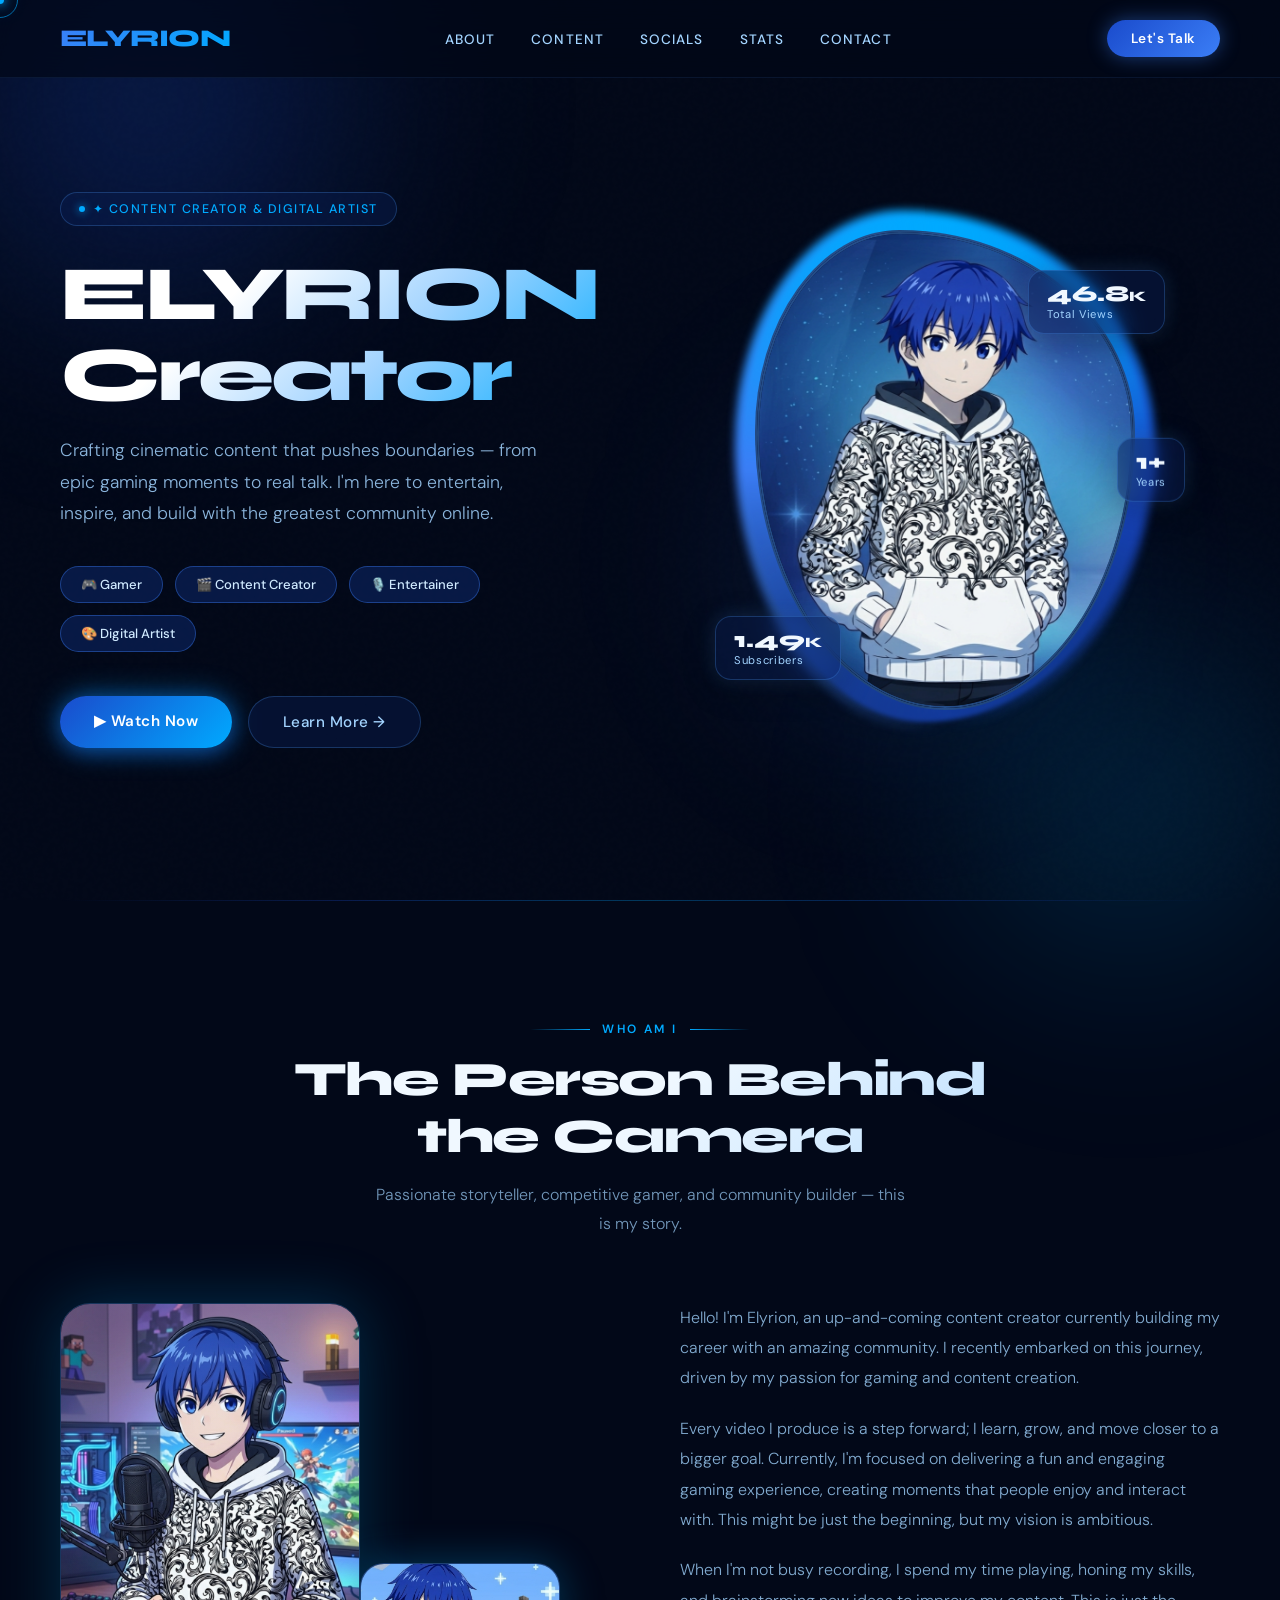
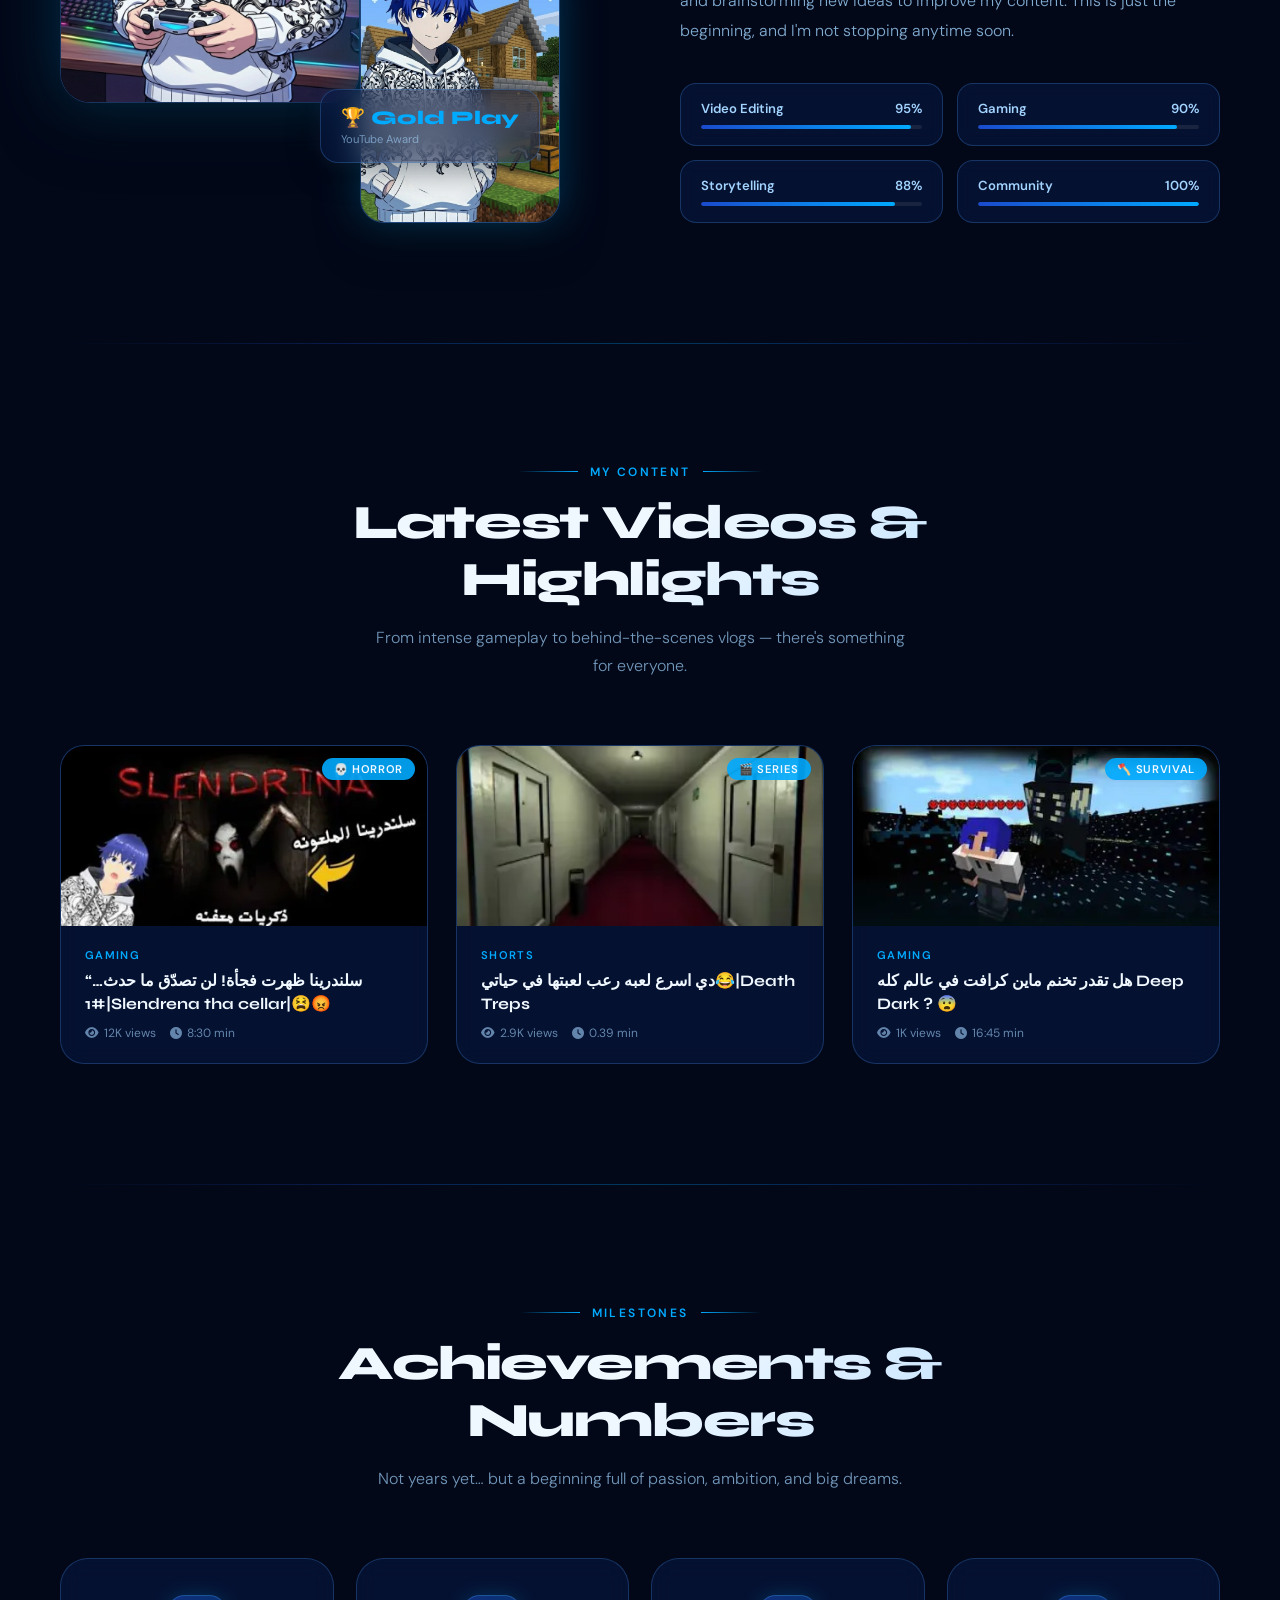
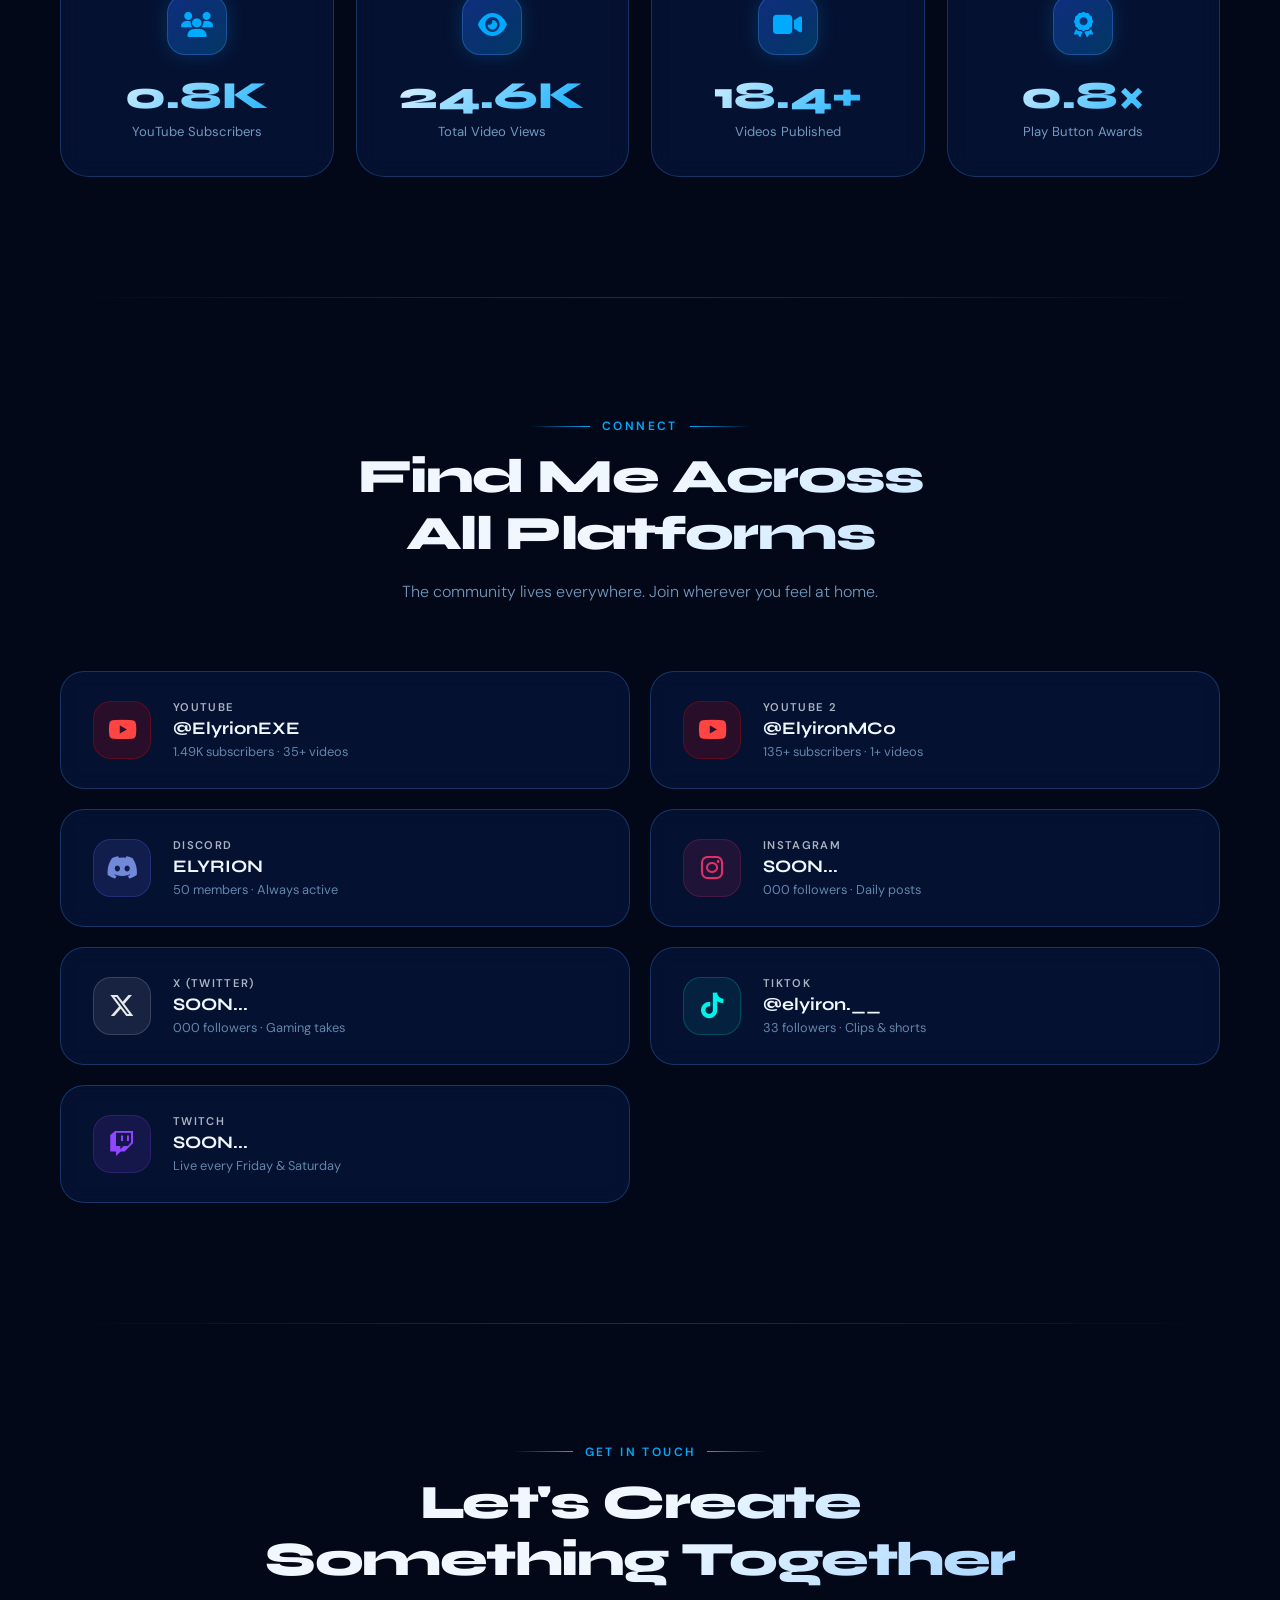
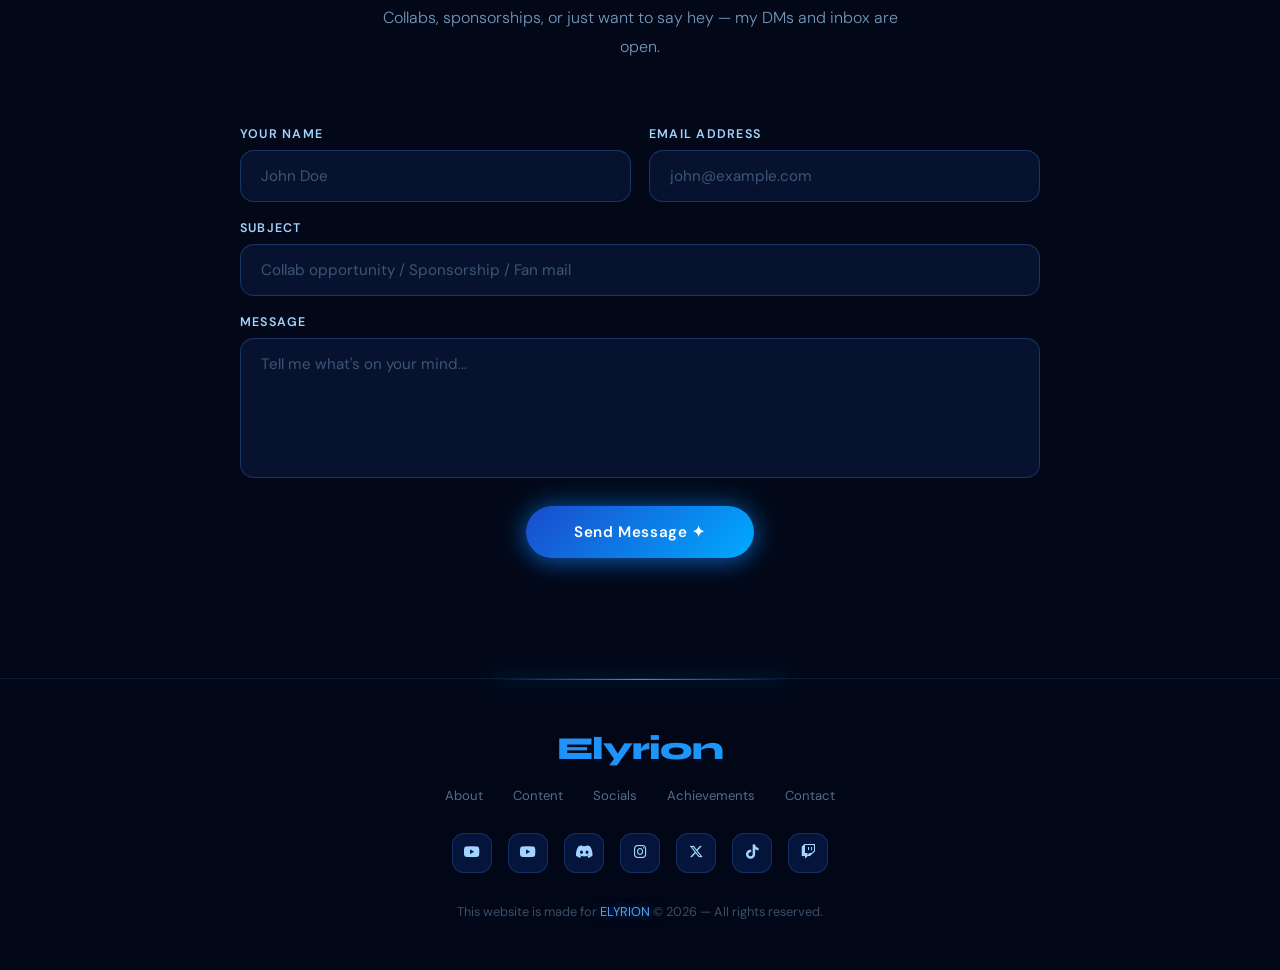
<file: index.html>
<!DOCTYPE html>
<html lang="en">
<head>
<meta charset="UTF-8">
<meta name="viewport" content="width=device-width, initial-scale=1.0">
<link rel="icon" type="image/png" href="https://yt3.googleusercontent.com/1egkJae9CrXlHqEm3Y2URzgTgdqVBJOovnekngkVpiYamt1hInHkXWY-rZCHKgsppUy3Xrlv=s160-c-k-c0x00ffffff-no-rj" />
<title>ELYRION | Content Creator</title>
 <meta name="discription" content="The personal website of Alyrion for easier identification" />
  <meta name="site-owner" content="Elyrion" />
  <meta name="app-name" content="Elyrion" />
  <meta name="app-version" content="2.7.110" />
  <meta name="app-build" content="001" />
  <meta name="app-owner" content="Elyrion" />
  <meta name="app-team" content="Elyrion Management Team" />
  <meta name="app-make-date" content="2026-4-7" />
  <meta name="app-once-update" content="2025-4-8" />
  <meta name="app-last-update" content="2026-4-8" />
  <meta name="app-release-date" content="2026-4-7" />
  <meta name="app-status" content="production" />
  <meta name="app-category" content="personal-profile" />
<meta property="og:description" content="The personal website of Alyrion for easier identification"/>
<meta property="og:image" content="https://yt3.googleusercontent.com/1egkJae9CrXlHqEm3Y2URzgTgdqVBJOovnekngkVpiYamt1hInHkXWY-rZCHKgsppUy3Xrlv=s160-c-k-c0x00ffffff-no-rj"/>
<meta property="og:url" content="https://vtubr.github.io/Elyrion"/>
<meta property="og:type" content="website"/>
<meta property="og:title" content="ELYRION | Content Creator"/>
<link href="https://fonts.googleapis.com/css2?family=Syne:wght@400;500;600;700;800&family=DM+Sans:ital,opsz,wght@0,9..40,300;0,9..40,400;0,9..40,500;1,9..40,300&display=swap" rel="stylesheet">
<link rel="stylesheet" href="https://cdnjs.cloudflare.com/ajax/libs/font-awesome/6.5.0/css/all.min.css">
<link rel="stylesheet" href="elyrion.css">
</head>
<body>

<!-- CURSOR -->
<div class="cursor">
  <div class="cursor-dot" id="cursorDot"></div>
  <div class="cursor-ring" id="cursorRing"></div>
</div>

<!-- AMBIENT ORBS -->
<div class="orb orb-1"></div>
<div class="orb orb-2"></div>
<div class="orb orb-3"></div>

<!-- ── NAV ── -->
<nav id="navbar">
  <div class="nav-logo">ELYRION</div>
  <ul class="nav-links">
    <li><a href="#about">About</a></li>
    <li><a href="#content">Content</a></li>
    <li><a href="#social">Socials</a></li>
    <li><a href="#achievements">Stats</a></li>
    <li><a href="#contact">Contact</a></li>
  </ul>
  <a href="#contact" class="nav-cta">Let's Talk</a>
  <div class="hamburger" id="hamburger">
    <span></span><span></span><span></span>
  </div>
</nav>

<!-- ── HERO ── -->
<section id="hero">
  <div class="hero-inner">
    <div class="hero-left">
      <div class="hero-tag">✦ Content Creator & Digital Artist</div>
      <h1 class="hero-name">ELYRION<br>Creator</h1>
      <p class="hero-desc">
        Crafting cinematic content that pushes boundaries — from epic gaming moments to real talk. I'm here to entertain, inspire, and build with the greatest community online.
      </p>
      <div class="roles">
        <span class="role-pill">🎮 Gamer</span>
        <span class="role-pill">🎬 Content Creator</span>
        <span class="role-pill">🎙️ Entertainer</span>
        <span class="role-pill">🎨 Digital Artist</span>
      </div>
      <div class="hero-ctas">
        <a href="https://www.youtube.com/@ElyrionEXE" class="btn-primary" target="_blank">▶ Watch Now</a>
        <a href="#about" class="btn-ghost">Learn More →</a>
      </div>
    </div>

    <div class="hero-right">
      <div class="hero-img-wrap">
        <div class="img-bg-glow"></div>
        <div class="img-glow-ring"></div>
        <div class="img-glow-ring-inner"></div>
        <div class="avatar-placeholder">
          <img src="elyrion.png" alt="Profile Photo" class="avatar-placeholder" >
          <span></span>
        </div>

        <!-- Floating Badges -->
        <div class="floating-badge badge-subs">
          <div class="badge-value">1.49<span style="font-size:0.9rem">K</span></div>
          <div class="badge-label">Subscribers</div>
        </div>
        <div class="floating-badge badge-views">
          <div class="badge-value">46.8<span style="font-size:0.9rem">K</span></div>
          <div class="badge-label">Total Views</div>
        </div>
        <div class="floating-badge badge-years">
          <div class="badge-value">1+</div>
          <div class="badge-label">Years</div>
        </div>
      </div>
    </div>
  </div>
</section>

<div class="divider"></div>

<!-- ── ABOUT ── -->
<section id="about">
  <div class="container">
    <div class="section-header reveal">
      <div class="section-eyebrow">Who Am I</div>
      <h2 class="section-title">The Person Behind<br>the Camera</h2>
      <p class="section-sub">Passionate storyteller, competitive gamer, and community builder — this is my story.</p>
    </div>

    <div class="about-grid">
      <div class="about-art reveal">
        <div class="about-img-main">
          <div class="art-placeholder"><img src="elyrion_pc.png" alt="Profile Photo" class="fas fa-camera" style="width:100%;height:100%;object-fit:cover;"></div>
        </div>
        <div class="about-img-accent" style="background:linear-gradient(160deg,var(--blue-mid),var(--blue-dark));display:flex;align-items:center;justify-content:center;">
          <img src="elyrion_mc.png" alt="Profile Photo" class="fas fa-gamepad" style="font-size:3rem;color:rgba(79,159,255,0.4);width:150%;height:200%;object-fit:contain">
        </div>
        <div class="about-card-stat">
          <div style="font-family:var(--font-display);font-size:1.2rem;font-weight:800;color:var(--blue-neon)">🏆 Gold Play</div>
          <div style="font-size:0.7rem;color:rgba(163,212,255,0.6);margin-top:3px">YouTube Award</div>
        </div>
      </div>

      <div class="about-content reveal reveal-delay-2">
        <p>
          Hello! I'm Elyrion, an up-and-coming content creator currently building my career with an amazing community. I recently embarked on this journey, driven by my passion for gaming and content creation.
        </p>
        <p>
          Every video I produce is a step forward; I learn, grow, and move closer to a bigger goal. Currently, I'm focused on delivering a fun and engaging gaming experience, creating moments that people enjoy and interact with. This might be just the beginning, but my vision is ambitious.
        </p>
        <p>
          When I'm not busy recording, I spend my time playing, honing my skills, and brainstorming new ideas to improve my content. This is just the beginning, and I'm not stopping anytime soon.
        </p>
        <div class="skills-grid">
          <div class="skill-item">
            <div class="skill-name"><span>Video Editing</span><span>95%</span></div>
            <div class="skill-bar"><div class="skill-fill" style="width:95%"></div></div>
          </div>
          <div class="skill-item">
            <div class="skill-name"><span>Gaming</span><span>90%</span></div>
            <div class="skill-bar"><div class="skill-fill" style="width:90%"></div></div>
          </div>
          <div class="skill-item">
            <div class="skill-name"><span>Storytelling</span><span>88%</span></div>
            <div class="skill-bar"><div class="skill-fill" style="width:88%"></div></div>
          </div>
          <div class="skill-item">
            <div class="skill-name"><span>Community</span><span>100%</span></div>
            <div class="skill-bar"><div class="skill-fill" style="width:100%"></div></div>
          </div>
        </div>
      </div>
    </div>
  </div>
</section>

<div class="divider"></div>

<!-- ── CONTENT ── -->
<section id="content">
  <div class="container">
    <div class="section-header reveal">
      <div class="section-eyebrow">My Content</div>
      <h2 class="section-title">Latest Videos &<br>Highlights</h2>
      <p class="section-sub">From intense gameplay to behind-the-scenes vlogs — there's something for everyone.</p>
    </div>

    <div class="content-grid">
      <!-- Card 1 -->
       <a href="https://youtu.be/TIo_OshJAQ0?si=oeODLy1SK7DdFXUd" target="_blank" style="text-decoration:none;color:inherit;display:block;">
      <div class="content-card reveal">
        <div class="card-thumb">
          <div class="card-thumb-gradient" style="background:linear-gradient(135deg,rgba(26,75,204,0.8),rgba(0,170,255,0.4))"></div>
          <img src="elyrion_SLENDRINA.png" class="fas fa-gamepad card-thum" style="width:100%;height:100%;object-fit:cover;position:absolute;inset:0;">
          <div class="play-btn"><i class="fas fa-play" style="margin-left:3px"></i></div>
          <div class="card-badge">💀 Horror</div>
        </div>
        <div class="card-body">
          <div class="card-category">Gaming</div>
          <div class="card-title">“سلندرينا ظهرت فجأة! لن تصدّق ما حدث… #1|Slendrena tha cellar|😫😡</div>
          <div class="card-meta">
            <span><i class="fas fa-eye"></i> 12K views</span>
            <span><i class="fas fa-clock"></i> 8:30 min</span>
          </div>
        </div>
      </div>
      </a>

      <!-- Card 2 -->
       <a href="https://youtube.com/shorts/CoDmreZiS-M?si=k_gTHXH84lu0HMQO" target="_blank" style="text-decoration:none;color:inherit;display:block;">
      <div class="content-card reveal reveal-delay-1">
        <div class="card-thumb">
          <div class="card-thumb-gradient" style="background:linear-gradient(135deg,rgba(0,100,200,0.8),rgba(100,200,255,0.4))"></div>
          <img src="elyrion_short.png" class="fas fa-gamepad card-thum" style="width:100%;height:100%;object-fit:cover;position:absolute;inset:0;">
          <div class="play-btn"><i class="fas fa-play" style="margin-left:3px"></i></div>
          <div class="card-badge">🎬 Series</div>
        </div>
        <div class="card-body">
          <div class="card-category">Shorts</div>
          <div class="card-title">دي اسرع لعبه رعب لعبتها في حياتي😂|Death Treps</div>
          <div class="card-meta">
            <span><i class="fas fa-eye"></i> 2.9K views</span>
            <span><i class="fas fa-clock"></i> 0.39 min</span>
          </div>
        </div>
      </div>
      </a>

      <!-- Card 3 -->
       <a href="https://youtu.be/uIrhJU__8-M?si=4jICvYppz8R594Gr" target="_blank" style="text-decoration:none;color:inherit;display:block;">
      <div class="content-card reveal reveal-delay-2">
        <div class="card-thumb">
          <div class="card-thumb-gradient" style="background:linear-gradient(135deg,rgba(10,50,150,0.8),rgba(0,200,255,0.4))"></div>
          <img src="elyrion_mine.png" class="fas fa-microphone card-thumb-icon" style="width:100%;height:100%;object-fit:cover;position:absolute;inset:0;" />
          <div class="play-btn"><i class="fas fa-play" style="margin-left:3px"></i></div>
          <div class="card-badge">🪓 Survival</div>
        </div>
        <div class="card-body">
          <div class="card-category">Gaming</div>
          <div class="card-title">هل تقدر تخنم ماين كرافت في عالم كله Deep Dark ? 😨</div>
          <div class="card-meta">
            <span><i class="fas fa-eye"></i> 1K views</span>
            <span><i class="fas fa-clock"></i> 16:45 min</span>
          </div>
        </div>
      </div>
    </a>

    <!--
           <!- Card 4 ->
      <div class="content-card reveal reveal-delay-1">
        <div class="card-thumb">
          <div class="card-thumb-gradient" style="background:linear-gradient(135deg,rgba(5,30,100,0.9),rgba(59,126,246,0.5))"></div>
          <i class="fas fa-trophy card-thumb-icon"></i>
          <div class="play-btn"><i class="fas fa-play" style="margin-left:3px"></i></div>
        </div>
        <div class="card-body">
          <div class="card-category">Tournament</div>
          <div class="card-title">I Competed in a $10,000 Tournament — Did I Win?</div>
          <div class="card-meta">
            <span><i class="fas fa-eye"></i> 3.5M views</span>
            <span><i class="fas fa-clock"></i> 28 min</span>
          </div>
        </div>
      </div>
    -->

    <!--
      <!- Card 5 ->
      <div class="content-card reveal reveal-delay-2">
        <div class="card-thumb">
          <div class="card-thumb-gradient" style="background:linear-gradient(135deg,rgba(20,60,180,0.8),rgba(0,150,255,0.5))"></div>
          <i class="fas fa-users card-thumb-icon"></i>
          <div class="play-btn"><i class="fas fa-play" style="margin-left:3px"></i></div>
          <div class="card-badge">⭐ Popular</div>
        </div>
        <div class="card-body">
          <div class="card-category">Community</div>
          <div class="card-title">Playing With Subscribers Until Someone Beats Me</div>
          <div class="card-meta">
            <span><i class="fas fa-eye"></i> 5.7M views</span>
            <span><i class="fas fa-clock"></i> 45 min</span>
          </div>
        </div>
      </div>
    -->

    <!--
      <!- Card 6 ->
      <div class="content-card reveal reveal-delay-3">
        <div class="card-thumb">
          <div class="card-thumb-gradient" style="background:linear-gradient(135deg,rgba(0,70,180,0.8),rgba(0,220,255,0.4))"></div>
          <i class="fas fa-star card-thumb-icon"></i>
          <div class="play-btn"><i class="fas fa-play" style="margin-left:3px"></i></div>
        </div>
        <div class="card-body">
          <div class="card-category">Highlights</div>
          <div class="card-title">The Best Moments of 2025 — Year in Review</div>
          <div class="card-meta">
            <span><i class="fas fa-eye"></i> 8.9M views</span>
            <span><i class="fas fa-clock"></i> 14 min</span>
          </div>
        </div>
      </div>
    -->
    </div>
  </div>
</section>

<div class="divider"></div>

<!-- ── ACHIEVEMENTS ── -->
<section id="achievements">
  <div class="container">
    <div class="section-header reveal">
      <div class="section-eyebrow">Milestones</div>
      <h2 class="section-title">Achievements &<br>Numbers</h2>
      <p class="section-sub">Not years yet… but a beginning full of passion, ambition, and big dreams.</p>
    </div>

    <div class="achievements-grid">
      <div class="ach-card reveal">
        <div class="ach-icon"><i class="fas fa-users"></i></div>
        <div class="ach-number">1.49<span class="ach-suffix">K</span></div>
        <div class="ach-label">YouTube Subscribers</div>
      </div>
      <div class="ach-card reveal reveal-delay-1">
        <div class="ach-icon"><i class="fas fa-eye"></i></div>
        <div class="ach-number">55555555<span class="ach-suffix">K</span></div>
        <div class="ach-label">Total Video Views</div>
      </div>
      <div class="ach-card reveal reveal-delay-2">
        <div class="ach-icon"><i class="fas fa-video"></i></div>
        <div class="ach-number">35<span class="ach-suffix">+</span></div>
        <div class="ach-label">Videos Published</div>
      </div>
      <div class="ach-card reveal reveal-delay-3">
        <div class="ach-icon"><i class="fas fa-award"></i></div>
        <div class="ach-number">1.5<span class="ach-suffix">×</span></div>
        <div class="ach-label">Play Button Awards</div>
      </div>
    </div>
  </div>
</section>

<div class="divider"></div>

<!-- ── SOCIAL ── -->
<section id="social">
  <div class="container">
    <div class="section-header reveal">
      <div class="section-eyebrow">Connect</div>
      <h2 class="section-title">Find Me Across<br>All Platforms</h2>
      <p class="section-sub">The community lives everywhere. Join wherever you feel at home.</p>
    </div>

    <div class="social-grid">
      <a href="https://www.youtube.com/@ElyrionEXE" target="_blank" class="social-card social-yt reveal">
        <div class="social-icon-wrap"><i class="fab fa-youtube"></i></div>
        <div class="social-info">
          <div class="social-platform">YouTube</div>
          <div class="social-handle">@ElyrionEXE</div>
          <div class="social-count">1.49K subscribers · 35+ videos</div>
        </div>
        <i class="fas fa-arrow-up-right social-arrow"></i>
      </a>

      <a href="https://www.youtube.com/@ElyironMC0" target="_blank" class="social-card social-yt reveal">
        <div class="social-icon-wrap"><i class="fab fa-youtube"></i></div>
        <div class="social-info">
          <div class="social-platform">YouTube 2</div>
          <div class="social-handle">@ElyironMC0</div>
          <div class="social-count">135+ subscribers · 1+ videos</div>
        </div>
        <i class="fas fa-arrow-up-right social-arrow"></i>
      </a>

      <a href="https://discord.gg/sbxPP2dNE7" target="_blank" class="social-card social-discord reveal reveal-delay-1">
        <div class="social-icon-wrap"><i class="fab fa-discord"></i></div>
        <div class="social-info">
          <div class="social-platform">Discord</div>
          <div class="social-handle">ELYRION</div>
          <div class="social-count">50 members · Always active</div>
        </div>
        <i class="fas fa-arrow-up-right social-arrow"></i>
      </a>

      <a href="#" target="_blank" class="social-card social-ig reveal reveal-delay-1">
        <div class="social-icon-wrap"><i class="fab fa-instagram"></i></div>
        <div class="social-info">
          <div class="social-platform">Instagram</div>
          <div class="social-handle">SOON...</div>
          <div class="social-count">000 followers · Daily posts</div>
        </div>
        <i class="fas fa-arrow-up-right social-arrow"></i>
      </a>
    

      <a href="#" target="_blank" class="social-card social-x reveal reveal-delay-2">
        <div class="social-icon-wrap"><i class="fab fa-x-twitter"></i></div>
        <div class="social-info">
          <div class="social-platform">X (Twitter)</div>
          <div class="social-handle">SOON...</div>
          <div class="social-count">000 followers · Gaming takes</div>
        </div>
        <i class="fas fa-arrow-up-right social-arrow"></i>
      </a>

      <a href="https://tiktok.com/@elyiron.__?_t=ZS-8xv6nuUQ7Aw&_r=1" target="_blank" class="social-card social-tt reveal reveal-delay-2">
        <div class="social-icon-wrap"><i class="fab fa-tiktok"></i></div>
        <div class="social-info">
          <div class="social-platform">TikTok</div>
          <div class="social-handle">@elyiron.__</div>
          <div class="social-count">33 followers · Clips & shorts</div>
        </div>
        <i class="fas fa-arrow-up-right social-arrow"></i>
      </a>

      
      <a href="#" target="_blank" class="social-card social-twitch reveal reveal-delay-3">
        <div class="social-icon-wrap"><i class="fab fa-twitch"></i></div>
        <div class="social-info">
          <div class="social-platform">Twitch</div>
          <div class="social-handle">SOON...</div>
          <div class="social-count">Live every Friday & Saturday</div>
        </div>
        <i class="fas fa-arrow-up-right social-arrow"></i>
      </a>
    
    </div>
  </div>
</section>

<div class="divider"></div>

<!-- ── CONTACT ── -->
<section id="contact">
  <div class="container">
    <div class="contact-inner">
      <div class="section-header reveal">
        <div class="section-eyebrow">Get in Touch</div>
        <h2 class="section-title">Let's Create<br>Something Together</h2>
        <p class="section-sub">Collabs, sponsorships, or just want to say hey — my DMs and inbox are open.</p>
      </div>

      <form class="contact-form reveal" onsubmit="handleSubmit(event)">
        <div class="form-row">
          <div class="form-group">
            <label>Your Name</label>
            <input type="text" class="form-control" placeholder="John Doe">
          </div>
          <div class="form-group">
            <label>Email Address</label>
            <input type="email" class="form-control" placeholder="john@example.com">
          </div>
        </div>
        <div class="form-group">
          <label>Subject</label>
          <input type="text" class="form-control" placeholder="Collab opportunity / Sponsorship / Fan mail">
        </div>
        <div class="form-group">
          <label>Message</label>
          <textarea class="form-control" placeholder="Tell me what's on your mind..."></textarea>
        </div>
        <button type="submit" class="form-submit">Send Message ✦</button>
      </form>
    </div>
  </div>
</section>

<!-- ── FOOTER ── -->
<footer>
  <div class="footer-logo">Elyrion</div>
  <ul class="footer-links">
    <li><a href="#about">About</a></li>
    <li><a href="#content">Content</a></li>
    <li><a href="#social">Socials</a></li>
    <li><a href="#achievements">Achievements</a></li>
    <li><a href="#contact">Contact</a></li>
  </ul>
  <div class="footer-socials">
    <a href="https://www.youtube.com/@ElyrionEXE" class="footer-social-btn"><i class="fab fa-youtube"></i></a>
    <a href="https://www.youtube.com/@ElyironMC0" class="footer-social-btn"><i class="fab fa-youtube"></i></a>
    <a href="https://discord.gg/sbxPP2dNE7" class="footer-social-btn"><i class="fab fa-discord"></i></a>
    <a href="#" class="footer-social-btn"><i class="fab fa-instagram"></i></a>
    <a href="#" class="footer-social-btn"><i class="fab fa-x-twitter"></i></a>
    <a href="https://www.tiktok.com/@elyiron.__?_t=ZS-8xv6nuUQ7Aw&_r=1" class="footer-social-btn"><i class="fab fa-tiktok"></i></a>
    <a href="#" class="footer-social-btn"><i class="fab fa-twitch"></i></a>
  </div>
  <p class="footer-copy">
    This website is made for <span>ELYRION</span> &copy; 2026 — All rights reserved.
  </p>
</footer>
<script src="elyrion.js"></script>
</body>
</html>
</file>
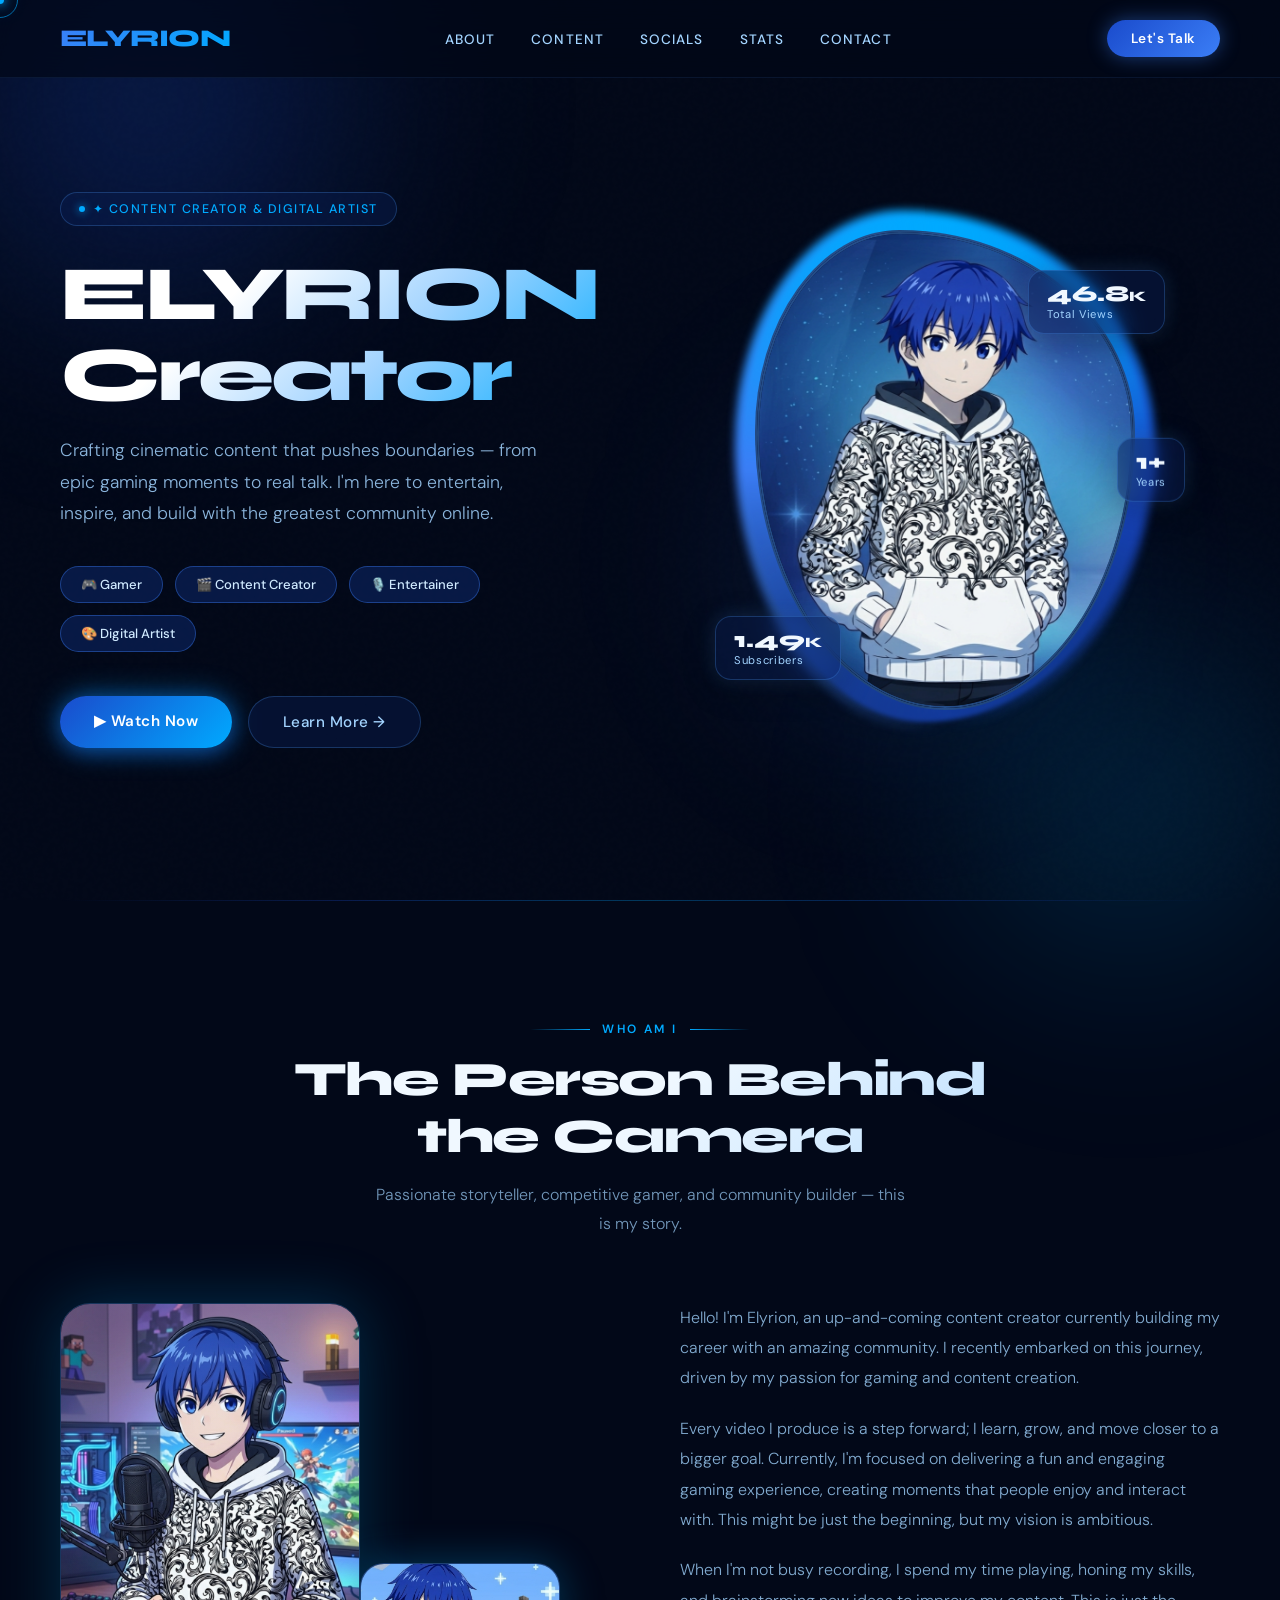
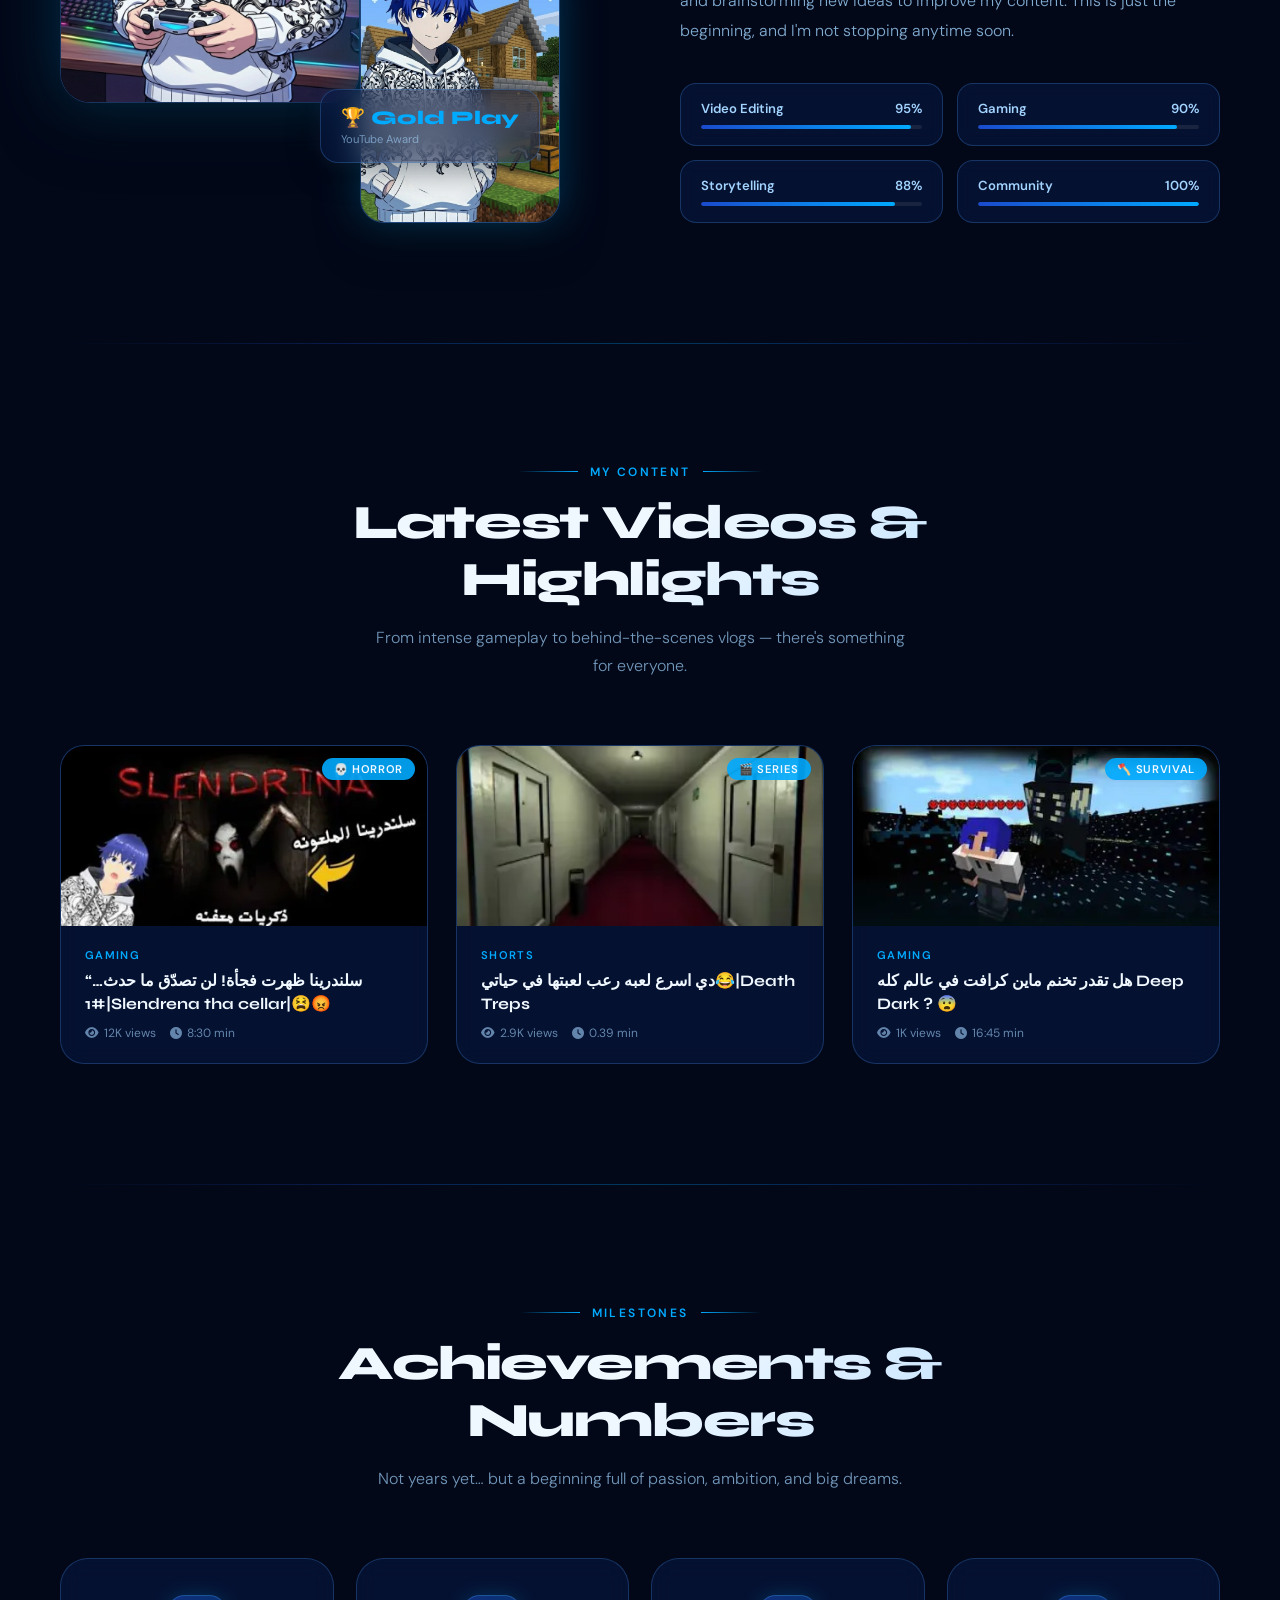
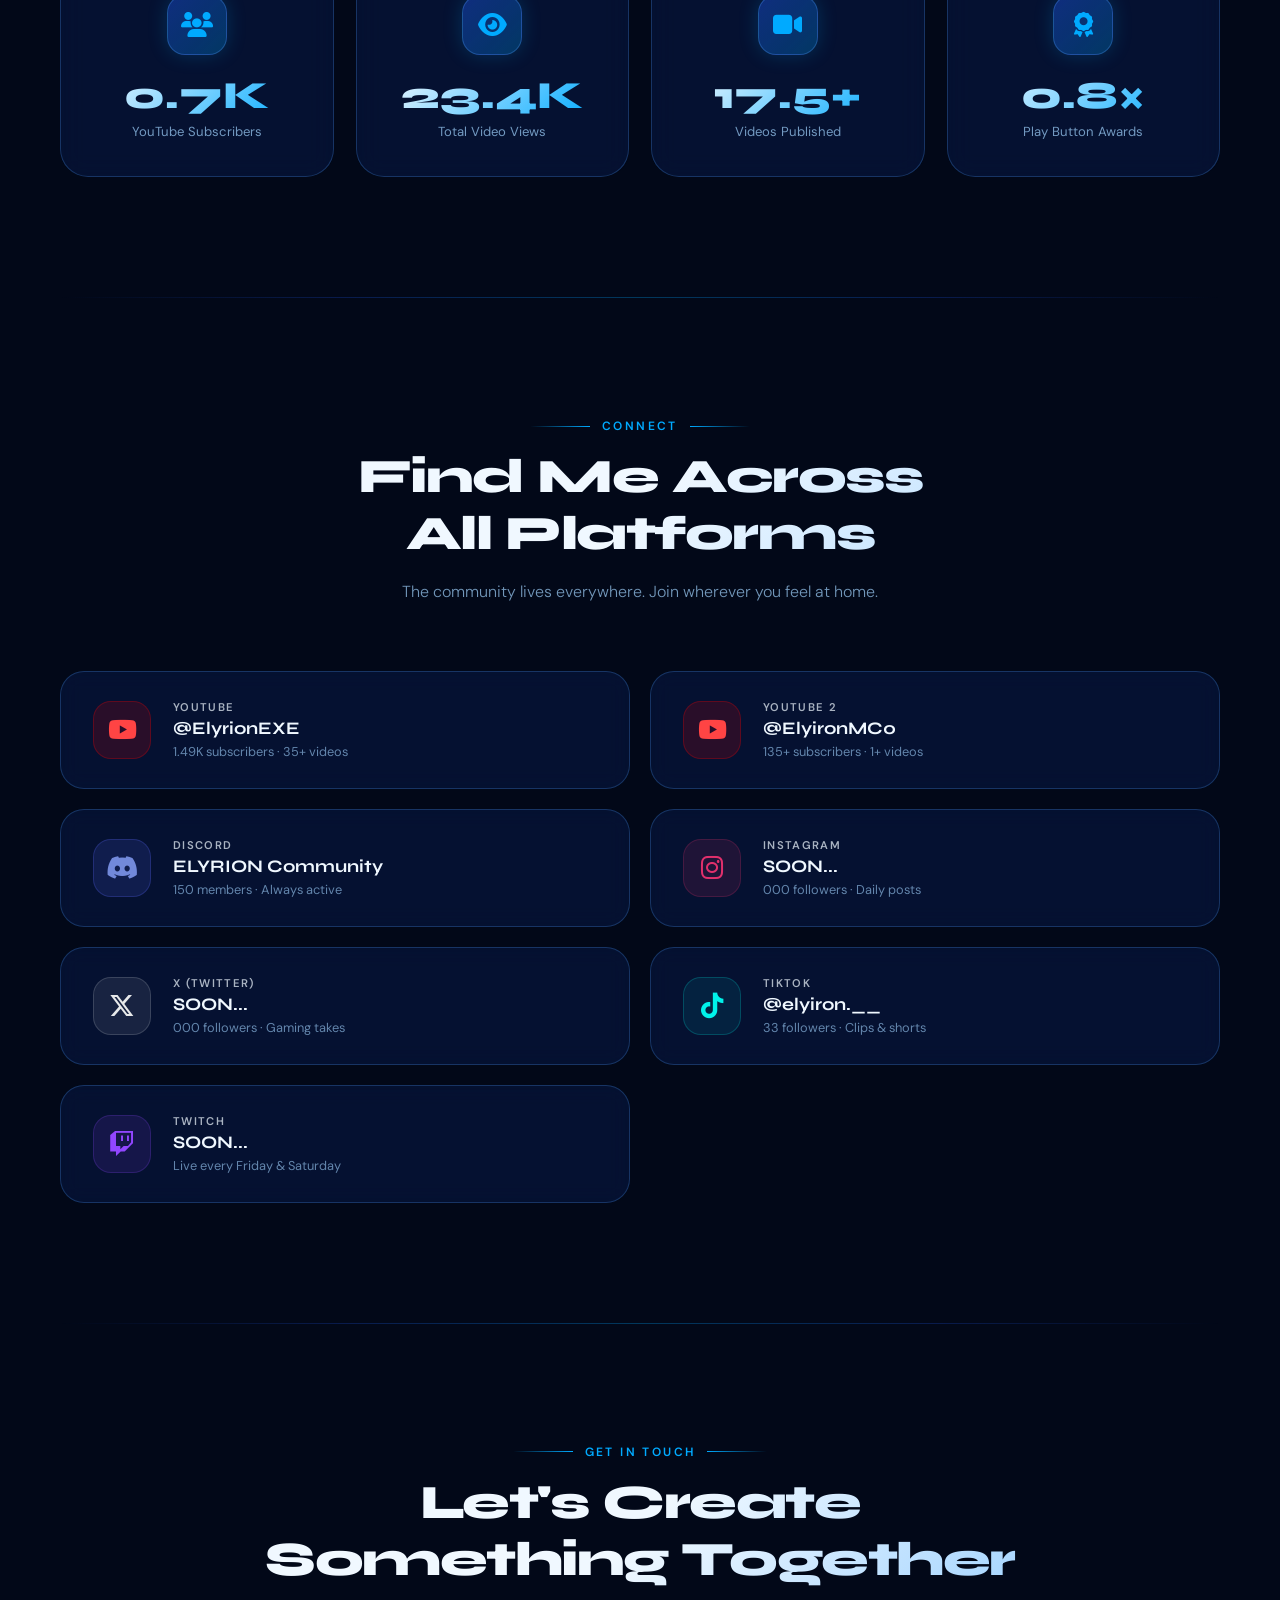
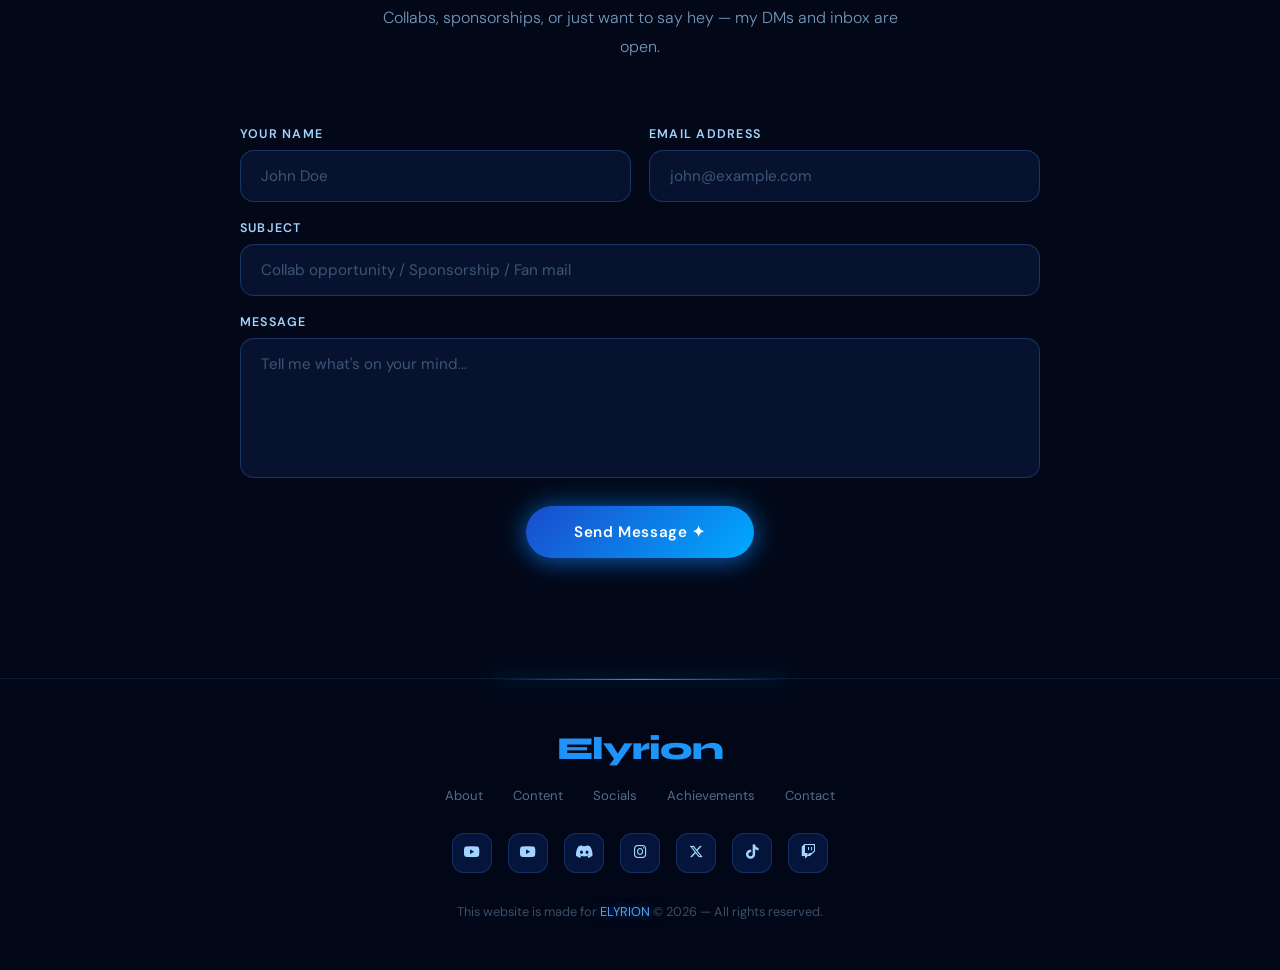
<file: elyrion.html>
<!DOCTYPE html>
<html lang="en">
<head>
<meta charset="UTF-8">
<meta name="viewport" content="width=device-width, initial-scale=1.0">
<title>ELYRION | Content Creator</title>
<link href="https://fonts.googleapis.com/css2?family=Syne:wght@400;500;600;700;800&family=DM+Sans:ital,opsz,wght@0,9..40,300;0,9..40,400;0,9..40,500;1,9..40,300&display=swap" rel="stylesheet">
<link rel="stylesheet" href="https://cdnjs.cloudflare.com/ajax/libs/font-awesome/6.5.0/css/all.min.css">
<link rel="stylesheet" href="elyrion.css">
</head>
<body>

<!-- CURSOR -->
<div class="cursor">
  <div class="cursor-dot" id="cursorDot"></div>
  <div class="cursor-ring" id="cursorRing"></div>
</div>

<!-- AMBIENT ORBS -->
<div class="orb orb-1"></div>
<div class="orb orb-2"></div>
<div class="orb orb-3"></div>

<!-- ── NAV ── -->
<nav id="navbar">
  <div class="nav-logo">ELYRION</div>
  <ul class="nav-links">
    <li><a href="#about">About</a></li>
    <li><a href="#content">Content</a></li>
    <li><a href="#social">Socials</a></li>
    <li><a href="#achievements">Stats</a></li>
    <li><a href="#contact">Contact</a></li>
  </ul>
  <a href="#contact" class="nav-cta">Let's Talk</a>
  <div class="hamburger" id="hamburger">
    <span></span><span></span><span></span>
  </div>
</nav>

<!-- ── HERO ── -->
<section id="hero">
  <div class="hero-inner">
    <div class="hero-left">
      <div class="hero-tag">✦ Content Creator & Digital Artist</div>
      <h1 class="hero-name">ELYRION<br>Creator</h1>
      <p class="hero-desc">
        Crafting cinematic content that pushes boundaries — from epic gaming moments to real talk. I'm here to entertain, inspire, and build with the greatest community online.
      </p>
      <div class="roles">
        <span class="role-pill">🎮 Gamer</span>
        <span class="role-pill">🎬 Content Creator</span>
        <span class="role-pill">🎙️ Entertainer</span>
        <span class="role-pill">🎨 Digital Artist</span>
      </div>
      <div class="hero-ctas">
        <a href="www.youtube.com/@ElyrionEXE" class="btn-primary" target="_blank">▶ Watch Now</a>
        <a href="#about" class="btn-ghost">Learn More →</a>
      </div>
    </div>

    <div class="hero-right">
      <div class="hero-img-wrap">
        <div class="img-bg-glow"></div>
        <div class="img-glow-ring"></div>
        <div class="img-glow-ring-inner"></div>
        <div class="avatar-placeholder">
          <img src="elyrion.png" alt="Profile Photo" class="avatar-placeholder" >
          <span></span>
        </div>

        <!-- Floating Badges -->
        <div class="floating-badge badge-subs">
          <div class="badge-value">1.49<span style="font-size:0.9rem">K</span></div>
          <div class="badge-label">Subscribers</div>
        </div>
        <div class="floating-badge badge-views">
          <div class="badge-value">46.8<span style="font-size:0.9rem">K</span></div>
          <div class="badge-label">Total Views</div>
        </div>
        <div class="floating-badge badge-years">
          <div class="badge-value">1+</div>
          <div class="badge-label">Years</div>
        </div>
      </div>
    </div>
  </div>
</section>

<div class="divider"></div>

<!-- ── ABOUT ── -->
<section id="about">
  <div class="container">
    <div class="section-header reveal">
      <div class="section-eyebrow">Who Am I</div>
      <h2 class="section-title">The Person Behind<br>the Camera</h2>
      <p class="section-sub">Passionate storyteller, competitive gamer, and community builder — this is my story.</p>
    </div>

    <div class="about-grid">
      <div class="about-art reveal">
        <div class="about-img-main">
          <div class="art-placeholder"><img src="elyrion_pc.png" alt="Profile Photo" class="fas fa-camera" style="width:100%;height:100%;object-fit:cover;"></div>
        </div>
        <div class="about-img-accent" style="background:linear-gradient(160deg,var(--blue-mid),var(--blue-dark));display:flex;align-items:center;justify-content:center;">
          <img src="elyrion_mc.png" alt="Profile Photo" class="fas fa-gamepad" style="font-size:3rem;color:rgba(79,159,255,0.4);width:150%;height:200%;object-fit:contain">
        </div>
        <div class="about-card-stat">
          <div style="font-family:var(--font-display);font-size:1.2rem;font-weight:800;color:var(--blue-neon)">🏆 Gold Play</div>
          <div style="font-size:0.7rem;color:rgba(163,212,255,0.6);margin-top:3px">YouTube Award</div>
        </div>
      </div>

      <div class="about-content reveal reveal-delay-2">
        <p>
          Hello! I'm Elyrion, an up-and-coming content creator currently building my career with an amazing community. I recently embarked on this journey, driven by my passion for gaming and content creation.
        </p>
        <p>
          Every video I produce is a step forward; I learn, grow, and move closer to a bigger goal. Currently, I'm focused on delivering a fun and engaging gaming experience, creating moments that people enjoy and interact with. This might be just the beginning, but my vision is ambitious.
        </p>
        <p>
          When I'm not busy recording, I spend my time playing, honing my skills, and brainstorming new ideas to improve my content. This is just the beginning, and I'm not stopping anytime soon.
        </p>
        <div class="skills-grid">
          <div class="skill-item">
            <div class="skill-name"><span>Video Editing</span><span>95%</span></div>
            <div class="skill-bar"><div class="skill-fill" style="width:95%"></div></div>
          </div>
          <div class="skill-item">
            <div class="skill-name"><span>Gaming</span><span>90%</span></div>
            <div class="skill-bar"><div class="skill-fill" style="width:90%"></div></div>
          </div>
          <div class="skill-item">
            <div class="skill-name"><span>Storytelling</span><span>88%</span></div>
            <div class="skill-bar"><div class="skill-fill" style="width:88%"></div></div>
          </div>
          <div class="skill-item">
            <div class="skill-name"><span>Community</span><span>100%</span></div>
            <div class="skill-bar"><div class="skill-fill" style="width:100%"></div></div>
          </div>
        </div>
      </div>
    </div>
  </div>
</section>

<div class="divider"></div>

<!-- ── CONTENT ── -->
<section id="content">
  <div class="container">
    <div class="section-header reveal">
      <div class="section-eyebrow">My Content</div>
      <h2 class="section-title">Latest Videos &<br>Highlights</h2>
      <p class="section-sub">From intense gameplay to behind-the-scenes vlogs — there's something for everyone.</p>
    </div>

    <div class="content-grid">
      <!-- Card 1 -->
       <a href="https://youtu.be/TIo_OshJAQ0?si=oeODLy1SK7DdFXUd" target="_blank" style="text-decoration:none;color:inherit;display:block;">
      <div class="content-card reveal">
        <div class="card-thumb">
          <div class="card-thumb-gradient" style="background:linear-gradient(135deg,rgba(26,75,204,0.8),rgba(0,170,255,0.4))"></div>
          <img src="elyrion_SLENDRINA.png" class="fas fa-gamepad card-thum" style="width:100%;height:100%;object-fit:cover;position:absolute;inset:0;">
          <div class="play-btn"><i class="fas fa-play" style="margin-left:3px"></i></div>
          <div class="card-badge">💀 Horror</div>
        </div>
        <div class="card-body">
          <div class="card-category">Gaming</div>
          <div class="card-title">“سلندرينا ظهرت فجأة! لن تصدّق ما حدث… #1|Slendrena tha cellar|😫😡</div>
          <div class="card-meta">
            <span><i class="fas fa-eye"></i> 12K views</span>
            <span><i class="fas fa-clock"></i> 8:30 min</span>
          </div>
        </div>
      </div>
      </a>

      <!-- Card 2 -->
       <a href="https://youtube.com/shorts/CoDmreZiS-M?si=k_gTHXH84lu0HMQO" target="_blank" style="text-decoration:none;color:inherit;display:block;">
      <div class="content-card reveal reveal-delay-1">
        <div class="card-thumb">
          <div class="card-thumb-gradient" style="background:linear-gradient(135deg,rgba(0,100,200,0.8),rgba(100,200,255,0.4))"></div>
          <img src="elyrion_short.png" class="fas fa-gamepad card-thum" style="width:100%;height:100%;object-fit:cover;position:absolute;inset:0;">
          <div class="play-btn"><i class="fas fa-play" style="margin-left:3px"></i></div>
          <div class="card-badge">🎬 Series</div>
        </div>
        <div class="card-body">
          <div class="card-category">Shorts</div>
          <div class="card-title">دي اسرع لعبه رعب لعبتها في حياتي😂|Death Treps</div>
          <div class="card-meta">
            <span><i class="fas fa-eye"></i> 2.9K views</span>
            <span><i class="fas fa-clock"></i> 0.39 min</span>
          </div>
        </div>
      </div>
      </a>

      <!-- Card 3 -->
       <a href="https://youtu.be/uIrhJU__8-M?si=4jICvYppz8R594Gr" target="_blank" style="text-decoration:none;color:inherit;display:block;">
      <div class="content-card reveal reveal-delay-2">
        <div class="card-thumb">
          <div class="card-thumb-gradient" style="background:linear-gradient(135deg,rgba(10,50,150,0.8),rgba(0,200,255,0.4))"></div>
          <img src="elyrion_mine.png" class="fas fa-microphone card-thumb-icon" style="width:100%;height:100%;object-fit:cover;position:absolute;inset:0;" />
          <div class="play-btn"><i class="fas fa-play" style="margin-left:3px"></i></div>
          <div class="card-badge">🪓 Survival</div>
        </div>
        <div class="card-body">
          <div class="card-category">Gaming</div>
          <div class="card-title">هل تقدر تخنم ماين كرافت في عالم كله Deep Dark ? 😨</div>
          <div class="card-meta">
            <span><i class="fas fa-eye"></i> 1K views</span>
            <span><i class="fas fa-clock"></i> 16:45 min</span>
          </div>
        </div>
      </div>
    </a>

    <!--
           <!- Card 4 ->
      <div class="content-card reveal reveal-delay-1">
        <div class="card-thumb">
          <div class="card-thumb-gradient" style="background:linear-gradient(135deg,rgba(5,30,100,0.9),rgba(59,126,246,0.5))"></div>
          <i class="fas fa-trophy card-thumb-icon"></i>
          <div class="play-btn"><i class="fas fa-play" style="margin-left:3px"></i></div>
        </div>
        <div class="card-body">
          <div class="card-category">Tournament</div>
          <div class="card-title">I Competed in a $10,000 Tournament — Did I Win?</div>
          <div class="card-meta">
            <span><i class="fas fa-eye"></i> 3.5M views</span>
            <span><i class="fas fa-clock"></i> 28 min</span>
          </div>
        </div>
      </div>
    -->

    <!--
      <!- Card 5 ->
      <div class="content-card reveal reveal-delay-2">
        <div class="card-thumb">
          <div class="card-thumb-gradient" style="background:linear-gradient(135deg,rgba(20,60,180,0.8),rgba(0,150,255,0.5))"></div>
          <i class="fas fa-users card-thumb-icon"></i>
          <div class="play-btn"><i class="fas fa-play" style="margin-left:3px"></i></div>
          <div class="card-badge">⭐ Popular</div>
        </div>
        <div class="card-body">
          <div class="card-category">Community</div>
          <div class="card-title">Playing With Subscribers Until Someone Beats Me</div>
          <div class="card-meta">
            <span><i class="fas fa-eye"></i> 5.7M views</span>
            <span><i class="fas fa-clock"></i> 45 min</span>
          </div>
        </div>
      </div>
    -->

    <!--
      <!- Card 6 ->
      <div class="content-card reveal reveal-delay-3">
        <div class="card-thumb">
          <div class="card-thumb-gradient" style="background:linear-gradient(135deg,rgba(0,70,180,0.8),rgba(0,220,255,0.4))"></div>
          <i class="fas fa-star card-thumb-icon"></i>
          <div class="play-btn"><i class="fas fa-play" style="margin-left:3px"></i></div>
        </div>
        <div class="card-body">
          <div class="card-category">Highlights</div>
          <div class="card-title">The Best Moments of 2025 — Year in Review</div>
          <div class="card-meta">
            <span><i class="fas fa-eye"></i> 8.9M views</span>
            <span><i class="fas fa-clock"></i> 14 min</span>
          </div>
        </div>
      </div>
    -->
    </div>
  </div>
</section>

<div class="divider"></div>

<!-- ── ACHIEVEMENTS ── -->
<section id="achievements">
  <div class="container">
    <div class="section-header reveal">
      <div class="section-eyebrow">Milestones</div>
      <h2 class="section-title">Achievements &<br>Numbers</h2>
      <p class="section-sub">Not years yet… but a beginning full of passion, ambition, and big dreams.</p>
    </div>

    <div class="achievements-grid">
      <div class="ach-card reveal">
        <div class="ach-icon"><i class="fas fa-users"></i></div>
        <div class="ach-number">1.49<span class="ach-suffix">K</span></div>
        <div class="ach-label">YouTube Subscribers</div>
      </div>
      <div class="ach-card reveal reveal-delay-1">
        <div class="ach-icon"><i class="fas fa-eye"></i></div>
        <div class="ach-number">55555555<span class="ach-suffix">K</span></div>
        <div class="ach-label">Total Video Views</div>
      </div>
      <div class="ach-card reveal reveal-delay-2">
        <div class="ach-icon"><i class="fas fa-video"></i></div>
        <div class="ach-number">35<span class="ach-suffix">+</span></div>
        <div class="ach-label">Videos Published</div>
      </div>
      <div class="ach-card reveal reveal-delay-3">
        <div class="ach-icon"><i class="fas fa-award"></i></div>
        <div class="ach-number">1.5<span class="ach-suffix">×</span></div>
        <div class="ach-label">Play Button Awards</div>
      </div>
    </div>
  </div>
</section>

<div class="divider"></div>

<!-- ── SOCIAL ── -->
<section id="social">
  <div class="container">
    <div class="section-header reveal">
      <div class="section-eyebrow">Connect</div>
      <h2 class="section-title">Find Me Across<br>All Platforms</h2>
      <p class="section-sub">The community lives everywhere. Join wherever you feel at home.</p>
    </div>

    <div class="social-grid">
      <a href="https://www.youtube.com/@ElyrionEXE" target="_blank" class="social-card social-yt reveal">
        <div class="social-icon-wrap"><i class="fab fa-youtube"></i></div>
        <div class="social-info">
          <div class="social-platform">YouTube</div>
          <div class="social-handle">@ElyrionEXE</div>
          <div class="social-count">1.49K subscribers · 35+ videos</div>
        </div>
        <i class="fas fa-arrow-up-right social-arrow"></i>
      </a>

      <a href="https://www.youtube.com/@ElyironMC0" target="_blank" class="social-card social-yt reveal">
        <div class="social-icon-wrap"><i class="fab fa-youtube"></i></div>
        <div class="social-info">
          <div class="social-platform">YouTube 2</div>
          <div class="social-handle">@ElyironMC0</div>
          <div class="social-count">135+ subscribers · 1+ videos</div>
        </div>
        <i class="fas fa-arrow-up-right social-arrow"></i>
      </a>

      <a href="https://discord.gg" target="_blank" class="social-card social-discord reveal reveal-delay-1">
        <div class="social-icon-wrap"><i class="fab fa-discord"></i></div>
        <div class="social-info">
          <div class="social-platform">Discord</div>
          <div class="social-handle">ELYRION Community</div>
          <div class="social-count">150 members · Always active</div>
        </div>
        <i class="fas fa-arrow-up-right social-arrow"></i>
      </a>

      <a href="#" target="_blank" class="social-card social-ig reveal reveal-delay-1">
        <div class="social-icon-wrap"><i class="fab fa-instagram"></i></div>
        <div class="social-info">
          <div class="social-platform">Instagram</div>
          <div class="social-handle">SOON...</div>
          <div class="social-count">000 followers · Daily posts</div>
        </div>
        <i class="fas fa-arrow-up-right social-arrow"></i>
      </a>
    

      <a href="#" target="_blank" class="social-card social-x reveal reveal-delay-2">
        <div class="social-icon-wrap"><i class="fab fa-x-twitter"></i></div>
        <div class="social-info">
          <div class="social-platform">X (Twitter)</div>
          <div class="social-handle">SOON...</div>
          <div class="social-count">000 followers · Gaming takes</div>
        </div>
        <i class="fas fa-arrow-up-right social-arrow"></i>
      </a>

      <a href="https://tiktok.com/@elyiron.__?_t=ZS-8xv6nuUQ7Aw&_r=1" target="_blank" class="social-card social-tt reveal reveal-delay-2">
        <div class="social-icon-wrap"><i class="fab fa-tiktok"></i></div>
        <div class="social-info">
          <div class="social-platform">TikTok</div>
          <div class="social-handle">@elyiron.__</div>
          <div class="social-count">33 followers · Clips & shorts</div>
        </div>
        <i class="fas fa-arrow-up-right social-arrow"></i>
      </a>

      
      <a href="#" target="_blank" class="social-card social-twitch reveal reveal-delay-3">
        <div class="social-icon-wrap"><i class="fab fa-twitch"></i></div>
        <div class="social-info">
          <div class="social-platform">Twitch</div>
          <div class="social-handle">SOON...</div>
          <div class="social-count">Live every Friday & Saturday</div>
        </div>
        <i class="fas fa-arrow-up-right social-arrow"></i>
      </a>
    
    </div>
  </div>
</section>

<div class="divider"></div>

<!-- ── CONTACT ── -->
<section id="contact">
  <div class="container">
    <div class="contact-inner">
      <div class="section-header reveal">
        <div class="section-eyebrow">Get in Touch</div>
        <h2 class="section-title">Let's Create<br>Something Together</h2>
        <p class="section-sub">Collabs, sponsorships, or just want to say hey — my DMs and inbox are open.</p>
      </div>

      <form class="contact-form reveal" onsubmit="handleSubmit(event)">
        <div class="form-row">
          <div class="form-group">
            <label>Your Name</label>
            <input type="text" class="form-control" placeholder="John Doe">
          </div>
          <div class="form-group">
            <label>Email Address</label>
            <input type="email" class="form-control" placeholder="john@example.com">
          </div>
        </div>
        <div class="form-group">
          <label>Subject</label>
          <input type="text" class="form-control" placeholder="Collab opportunity / Sponsorship / Fan mail">
        </div>
        <div class="form-group">
          <label>Message</label>
          <textarea class="form-control" placeholder="Tell me what's on your mind..."></textarea>
        </div>
        <button type="submit" class="form-submit">Send Message ✦</button>
      </form>
    </div>
  </div>
</section>

<!-- ── FOOTER ── -->
<footer>
  <div class="footer-logo">Elyrion</div>
  <ul class="footer-links">
    <li><a href="#about">About</a></li>
    <li><a href="#content">Content</a></li>
    <li><a href="#social">Socials</a></li>
    <li><a href="#achievements">Achievements</a></li>
    <li><a href="#contact">Contact</a></li>
  </ul>
  <div class="footer-socials">
    <a href="https://www.youtube.com/@ElyrionEXE" class="footer-social-btn"><i class="fab fa-youtube"></i></a>
    <a href="https://www.youtube.com/@ElyironMC0" class="footer-social-btn"><i class="fab fa-youtube"></i></a>
    <a href="#" class="footer-social-btn"><i class="fab fa-discord"></i></a>
    <a href="#" class="footer-social-btn"><i class="fab fa-instagram"></i></a>
    <a href="#" class="footer-social-btn"><i class="fab fa-x-twitter"></i></a>
    <a href="https://www.tiktok.com/@elyiron.__?_t=ZS-8xv6nuUQ7Aw&_r=1" class="footer-social-btn"><i class="fab fa-tiktok"></i></a>
    <a href="#" class="footer-social-btn"><i class="fab fa-twitch"></i></a>
  </div>
  <p class="footer-copy">
    This website is made for <span>ELYRION</span> &copy; 2026 — All rights reserved.
  </p>
</footer>
<script src="elyrion.js"></script>
</body>
</html>
</file>
<file: elyrion.css>
:root {
    --blue-deep:    #020818;
    --blue-dark:    #040d24;
    --blue-mid:     #0a1a3e;
    --blue-accent:  #1a4bcc;
    --blue-bright:  #3b7ef6;
    --blue-glow:    #4f9fff;
    --blue-neon:    #00aaff;
    --blue-light:   #a3d4ff;
    --blue-pale:    #d0eaff;
    --white:        #f0f8ff;
    --glass-bg:     rgba(10, 30, 80, 0.45);
    --glass-border: rgba(79, 159, 255, 0.25);
    --font-display: 'Syne', sans-serif;
    --font-body:    'DM Sans', sans-serif;
  }

  *, *::before, *::after { margin: 0; padding: 0; box-sizing: border-box; }

  html { scroll-behavior: smooth; }

  body {
    background: var(--blue-deep);
    color: var(--white);
    font-family: var(--font-body);
    overflow-x: hidden;
    cursor: none;
  }

  /* ─── CUSTOM CURSOR ─── */
  .cursor {
    position: fixed; top: 0; left: 0; pointer-events: none; z-index: 9999;
  }
  .cursor-dot {
    width: 8px; height: 8px;
    background: var(--blue-neon);
    border-radius: 50%;
    position: absolute;
    transform: translate(-50%, -50%);
    transition: transform 0.1s;
    box-shadow: 0 0 10px var(--blue-neon), 0 0 20px var(--blue-neon);
  }
  .cursor-ring {
    width: 36px; height: 36px;
    border: 1.5px solid rgba(0, 170, 255, 0.6);
    border-radius: 50%;
    position: absolute;
    transform: translate(-50%, -50%);
    transition: width 0.3s, height 0.3s, transform 0.15s;
  }
  body:has(a:hover, button:hover) .cursor-ring {
    width: 52px; height: 52px;
    background: rgba(0, 170, 255, 0.07);
  }

  /* ─── SCROLLBAR ─── */
  ::-webkit-scrollbar { width: 5px; }
  ::-webkit-scrollbar-track { background: var(--blue-dark); }
  ::-webkit-scrollbar-thumb { background: var(--blue-accent); border-radius: 3px; }

  /* ─── NOISE OVERLAY ─── */
  body::before {
    content: '';
    position: fixed; inset: 0;
    background-image: url("data:image/svg+xml,%3Csvg viewBox='0 0 200 200' xmlns='http://www.w3.org/2000/svg'%3E%3Cfilter id='n'%3E%3CfeTurbulence type='fractalNoise' baseFrequency='0.9' numOctaves='4' stitchTiles='stitch'/%3E%3C/filter%3E%3Crect width='100%25' height='100%25' filter='url(%23n)' opacity='0.03'/%3E%3C/svg%3E");
    pointer-events: none; z-index: 1; opacity: 0.4;
  }

  /* ─── AMBIENT ORBS ─── */
  .orb {
    position: fixed; border-radius: 50%; filter: blur(90px);
    pointer-events: none; z-index: 0; animation: orbDrift 18s ease-in-out infinite alternate;
  }
  .orb-1 { width: 600px; height: 600px; background: radial-gradient(circle, rgba(26,75,204,0.35), transparent 70%); top: -200px; left: -150px; animation-delay: 0s; }
  .orb-2 { width: 500px; height: 500px; background: radial-gradient(circle, rgba(0,170,255,0.2), transparent 70%); bottom: -150px; right: -100px; animation-delay: -6s; }
  .orb-3 { width: 400px; height: 400px; background: radial-gradient(circle, rgba(59,126,246,0.25), transparent 70%); top: 40%; left: 55%; animation-delay: -12s; }

  @keyframes orbDrift {
    0%   { transform: translate(0, 0) scale(1); }
    50%  { transform: translate(30px, -40px) scale(1.1); }
    100% { transform: translate(-20px, 20px) scale(0.95); }
  }

  /* ─── NAV ─── */
  nav {
    position: fixed; top: 0; left: 0; right: 0; z-index: 1000;
    padding: 20px 60px;
    display: flex; align-items: center; justify-content: space-between;
    background: rgba(2, 8, 24, 0.7);
    backdrop-filter: blur(20px);
    border-bottom: 1px solid rgba(79, 159, 255, 0.1);
    transition: padding 0.3s;
  }
  nav.scrolled { padding: 14px 60px; }

  .nav-logo {
    font-family: var(--font-display);
    font-size: 1.5rem; font-weight: 800;
    background: linear-gradient(135deg, var(--blue-bright), var(--blue-neon));
    -webkit-background-clip: text; -webkit-text-fill-color: transparent;
    letter-spacing: -0.03em;
  }
  .nav-links { display: flex; gap: 36px; list-style: none; }
  .nav-links a {
    font-size: 0.85rem; font-weight: 500; letter-spacing: 0.08em;
    text-transform: uppercase; color: var(--blue-light);
    text-decoration: none; position: relative; padding-bottom: 4px;
    transition: color 0.3s;
  }
  .nav-links a::after {
    content: ''; position: absolute; bottom: 0; left: 0;
    width: 0; height: 1px; background: var(--blue-neon);
    transition: width 0.3s;
  }
  .nav-links a:hover { color: var(--white); }
  .nav-links a:hover::after { width: 100%; }

  .nav-cta {
    padding: 10px 24px; border-radius: 30px;
    background: linear-gradient(135deg, var(--blue-accent), var(--blue-bright));
    color: #fff; font-size: 0.85rem; font-weight: 600;
    text-decoration: none; letter-spacing: 0.04em;
    box-shadow: 0 0 20px rgba(59, 126, 246, 0.45);
    transition: box-shadow 0.3s, transform 0.2s;
  }
  .nav-cta:hover { box-shadow: 0 0 35px rgba(0, 170, 255, 0.7); transform: translateY(-1px); }

  .hamburger { display: none; flex-direction: column; gap: 5px; cursor: pointer; }
  .hamburger span { width: 24px; height: 2px; background: var(--blue-light); border-radius: 2px; transition: 0.3s; }

  /* ─── HERO ─── */
  #hero {
    min-height: 100vh; display: flex; align-items: center;
    padding: 120px 60px 80px;
    position: relative; overflow: hidden; z-index: 2;
  }

  .hero-inner {
    display: grid; grid-template-columns: 1fr 1fr;
    gap: 60px; align-items: center; max-width: 1300px; margin: 0 auto; width: 100%;
  }

  .hero-left { animation: fadeSlideLeft 1s cubic-bezier(.22,1,.36,1) both; }

  .hero-tag {
    display: inline-flex; align-items: center; gap: 8px;
    padding: 8px 18px; border-radius: 30px;
    border: 1px solid var(--glass-border);
    background: var(--glass-bg); backdrop-filter: blur(10px);
    font-size: 0.78rem; font-weight: 500; letter-spacing: 0.12em;
    text-transform: uppercase; color: var(--blue-neon);
    margin-bottom: 28px;
  }
  .hero-tag::before {
    content: ''; width: 6px; height: 6px; background: var(--blue-neon);
    border-radius: 50%; box-shadow: 0 0 8px var(--blue-neon);
    animation: pulse 2s ease infinite;
  }
  @keyframes pulse { 0%,100%{opacity:1;} 50%{opacity:0.3;} }

  .hero-name {
    font-family: var(--font-display);
    font-size: clamp(3rem, 6vw, 5.5rem);
    font-weight: 800; line-height: 1.05;
    letter-spacing: -0.04em;
    background: linear-gradient(135deg, #fff 30%, var(--blue-light) 60%, var(--blue-neon) 100%);
    -webkit-background-clip: text; -webkit-text-fill-color: transparent;
    margin-bottom: 20px;
  }

  .hero-desc {
    font-size: 1.1rem; font-weight: 300; line-height: 1.8;
    color: rgba(163, 212, 255, 0.85); max-width: 480px; margin-bottom: 36px;
  }

  .roles {
    display: flex; flex-wrap: wrap; gap: 12px; margin-bottom: 44px;
  }
  .role-pill {
    padding: 9px 20px; border-radius: 30px;
    background: rgba(26, 75, 204, 0.25);
    border: 1px solid rgba(59, 126, 246, 0.4);
    font-size: 0.82rem; font-weight: 500; color: var(--blue-pale);
    backdrop-filter: blur(8px);
    transition: background 0.3s, border-color 0.3s, box-shadow 0.3s, transform 0.2s;
    animation: fadeUp 0.6s cubic-bezier(.22,1,.36,1) both;
  }
  .role-pill:nth-child(1){animation-delay:0.3s}
  .role-pill:nth-child(2){animation-delay:0.4s}
  .role-pill:nth-child(3){animation-delay:0.5s}
  .role-pill:nth-child(4){animation-delay:0.6s}
  .role-pill:hover {
    background: rgba(59, 126, 246, 0.35);
    border-color: var(--blue-glow);
    box-shadow: 0 0 20px rgba(0, 170, 255, 0.3);
    transform: translateY(-2px);
  }

  .hero-ctas { display: flex; gap: 16px; flex-wrap: wrap; }
  .btn-primary {
    padding: 15px 34px; border-radius: 50px;
    background: linear-gradient(135deg, var(--blue-accent), var(--blue-neon));
    color: #fff; font-weight: 600; font-size: 0.95rem;
    text-decoration: none; letter-spacing: 0.03em;
    box-shadow: 0 0 30px rgba(0, 170, 255, 0.45), 0 4px 20px rgba(26,75,204,0.5);
    transition: box-shadow 0.3s, transform 0.2s;
    position: relative; overflow: hidden;
  }
  .btn-primary::after {
    content: ''; position: absolute; inset: 0;
    background: linear-gradient(135deg, transparent, rgba(255,255,255,0.12), transparent);
    transform: translateX(-100%); transition: transform 0.5s;
  }
  .btn-primary:hover { box-shadow: 0 0 50px rgba(0, 170, 255, 0.75), 0 4px 30px rgba(26,75,204,0.7); transform: translateY(-2px); }
  .btn-primary:hover::after { transform: translateX(100%); }

  .btn-ghost {
    padding: 15px 34px; border-radius: 50px;
    border: 1px solid var(--glass-border);
    background: var(--glass-bg); backdrop-filter: blur(10px);
    color: var(--blue-light); font-weight: 500; font-size: 0.95rem;
    text-decoration: none; letter-spacing: 0.03em;
    transition: border-color 0.3s, color 0.3s, box-shadow 0.3s, transform 0.2s;
  }
  .btn-ghost:hover { border-color: var(--blue-glow); color: #fff; box-shadow: 0 0 25px rgba(79,159,255,0.25); transform: translateY(-2px); }

  /* ─── HERO IMAGE ─── */
  .hero-right {
    display: flex; justify-content: center; align-items: center;
    position: relative; animation: fadeSlideRight 1s cubic-bezier(.22,1,.36,1) both;
  }

  .hero-img-wrap {
    position: relative; width: 380px; height: 480px;
  }

  .img-glow-ring {
    position: absolute; inset: -20px;
    border-radius: 40% 60% 55% 45% / 45% 45% 55% 55%;
    background: conic-gradient(from 0deg, var(--blue-neon), var(--blue-accent), transparent, var(--blue-bright), var(--blue-neon));
    animation: rotateBorder 8s linear infinite;
    filter: blur(4px);
  }
  @keyframes rotateBorder { to { transform: rotate(360deg); } }

  .img-glow-ring-inner {
    position: absolute; inset: -12px;
    border-radius: 40% 60% 55% 45% / 45% 45% 55% 55%;
    background: conic-gradient(from 180deg, var(--blue-accent), transparent, var(--blue-neon), transparent, var(--blue-accent));
    animation: rotateBorder 12s linear infinite reverse;
    filter: blur(2px); opacity: 0.7;
  }

  .img-bg-glow {
    position: absolute; inset: -40px;
    background: radial-gradient(ellipse at center, rgba(0, 170, 255, 0.25) 0%, transparent 65%);
    border-radius: 50%; animation: glowPulse 4s ease-in-out infinite alternate;
  }
  @keyframes glowPulse { 0%{opacity:0.5; transform:scale(0.95);} 100%{opacity:1; transform:scale(1.05);} }

  .hero-avatar {
    width: 100%; height: 100%;
    border-radius: 38% 62% 50% 50% / 42% 42% 58% 58%;
    object-fit: cover; position: relative; z-index: 2;
    border: 2px solid rgba(79, 159, 255, 0.4);
  }

  /* placeholder avatar */
  .avatar-placeholder {
    width: 100%; height: 100%;
    border-radius: 38% 62% 50% 50% / 42% 42% 58% 58%;
    position: relative; z-index: 2;
    background: linear-gradient(160deg, var(--blue-mid), var(--blue-dark));
    border: 2px solid rgba(79, 159, 255, 0.4);
    display: flex; flex-direction: column; align-items: center; justify-content: center;
    overflow: hidden;
  }
  .avatar-placeholder::before {
    content: ''; position: absolute; inset: 0;
    background: radial-gradient(ellipse at 30% 30%, rgba(59,126,246,0.3), transparent 60%);
  }
  .avatar-placeholder i {
    font-size: 6rem; color: rgba(79, 159, 255, 0.5);
    position: relative; z-index: 1;
    margin-bottom: 10px;
  }
  .avatar-placeholder span {
    font-size: 0.75rem; color: rgba(163,212,255,0.5);
    letter-spacing: 0.08em; text-transform: uppercase;
    position: relative; z-index: 1;
  }

  .floating-badge {
    position: absolute; z-index: 5;
    padding: 12px 18px; border-radius: 16px;
    background: var(--glass-bg); backdrop-filter: blur(12px);
    border: 1px solid var(--glass-border);
    box-shadow: 0 8px 32px rgba(0,0,0,0.3), 0 0 20px rgba(79,159,255,0.2);
    animation: float 4s ease-in-out infinite;
  }
  .floating-badge.badge-subs { bottom: 30px; left: -40px; animation-delay: 0s; }
  .floating-badge.badge-views { top: 40px; right: -30px; animation-delay: -2s; }
  .floating-badge.badge-years { top: 50%; right: -50px; transform: translateY(-50%); animation-delay: -1s; }

  @keyframes float {
    0%,100%{transform:translateY(0);} 50%{transform:translateY(-10px);}
  }
  .floating-badge.badge-years { animation: floatMid 4s ease-in-out infinite; animation-delay: -1s; }
  @keyframes floatMid {
    0%,100%{transform:translateY(-50%);} 50%{transform:translateY(calc(-50% - 10px));}
  }

  .badge-value {
    font-family: var(--font-display); font-size: 1.4rem; font-weight: 800;
    color: var(--white); line-height: 1;
  }
  .badge-label { font-size: 0.7rem; color: var(--blue-light); letter-spacing: 0.06em; margin-top: 2px; }

  /* ─── SECTION COMMON ─── */
  section { position: relative; z-index: 2; }

  .section-header { text-align: center; margin-bottom: 64px; }
  .section-eyebrow {
    font-size: 0.75rem; letter-spacing: 0.2em; text-transform: uppercase;
    color: var(--blue-neon); font-weight: 600; margin-bottom: 14px;
    display: flex; align-items: center; justify-content: center; gap: 12px;
  }
  .section-eyebrow::before, .section-eyebrow::after {
    content: ''; flex: 1; max-width: 60px; height: 1px;
    background: linear-gradient(to right, transparent, var(--blue-neon));
  }
  .section-eyebrow::after { background: linear-gradient(to left, transparent, var(--blue-neon)); }

  .section-title {
    font-family: var(--font-display);
    font-size: clamp(2rem, 4vw, 3rem);
    font-weight: 800; letter-spacing: -0.03em;
    background: linear-gradient(135deg, var(--white) 50%, var(--blue-light));
    -webkit-background-clip: text; -webkit-text-fill-color: transparent;
    margin-bottom: 16px;
  }
  .section-sub { color: rgba(163,212,255,0.7); font-size: 1rem; font-weight: 300; max-width: 540px; margin: 0 auto; line-height: 1.8; }

  .container { max-width: 1300px; margin: 0 auto; padding: 0 60px; }

  /* ─── DIVIDER ─── */
  .divider {
    height: 1px; margin: 0 60px;
    background: linear-gradient(to right, transparent, var(--blue-accent), var(--blue-neon), var(--blue-accent), transparent);
    opacity: 0.3;
  }

  /* ─── ABOUT ─── */
  #about { padding: 120px 0; }

  .about-grid {
    display: grid; grid-template-columns: 1fr 1fr;
    gap: 80px; align-items: center;
  }

  .about-art {
    position: relative; height: 520px;
  }
  .about-img-main {
    width: 300px; height: 400px;
    border-radius: 30px;
    position: absolute; top: 0; left: 0;
    overflow: hidden;
    box-shadow: 0 0 60px rgba(0, 170, 255, 0.25), 0 20px 60px rgba(0,0,0,0.5);
    border: 1px solid rgba(79, 159, 255, 0.3);
  }
  .about-img-main::before {
    content: ''; position: absolute; inset: 0; z-index: 1;
    background: linear-gradient(160deg, rgba(59,126,246,0.15), transparent 60%);
  }
  .art-placeholder {
    width: 100%; height: 100%;
    background: linear-gradient(160deg, var(--blue-mid) 0%, var(--blue-dark) 100%);
    display: flex; align-items: center; justify-content: center;
  }
  .art-placeholder i { font-size: 5rem; color: rgba(79,159,255,0.4); }

  .about-img-accent {
    width: 200px; height: 260px;
    border-radius: 24px;
    position: absolute; bottom: 0; right: 40px;
    overflow: hidden;
    box-shadow: 0 0 40px rgba(0, 170, 255, 0.3), 0 20px 40px rgba(0,0,0,0.5);
    border: 1px solid rgba(79,159,255,0.35);
    animation: floatSlow 6s ease-in-out infinite;
  }
  @keyframes floatSlow {
    0%,100%{transform:translateY(0);} 50%{transform:translateY(-15px);}
  }

  .about-card-stat {
    position: absolute; bottom: 60px; left: 260px; z-index: 5;
    padding: 16px 20px; border-radius: 18px;
    background: var(--glass-bg); backdrop-filter: blur(14px);
    border: 1px solid var(--glass-border);
    box-shadow: 0 8px 32px rgba(0,0,0,0.4), 0 0 20px rgba(79,159,255,0.15);
    animation: float 5s ease-in-out infinite; animation-delay: -2s;
    min-width: 130px;
  }

  .about-content {}
  .about-content p {
    color: rgba(163,212,255,0.8); font-size: 1rem; line-height: 1.9;
    font-weight: 300; margin-bottom: 20px;
  }

  .skills-grid {
    display: grid; grid-template-columns: 1fr 1fr; gap: 14px; margin-top: 36px;
  }
  .skill-item {
    padding: 16px 20px; border-radius: 16px;
    background: var(--glass-bg); backdrop-filter: blur(8px);
    border: 1px solid var(--glass-border);
    transition: border-color 0.3s, box-shadow 0.3s, transform 0.2s;
  }
  .skill-item:hover { border-color: var(--blue-glow); box-shadow: 0 0 20px rgba(79,159,255,0.2); transform: translateX(4px); }
  .skill-name { font-size: 0.82rem; font-weight: 600; color: var(--blue-light); margin-bottom: 8px; display: flex; justify-content: space-between; }
  .skill-bar { height: 4px; background: rgba(255,255,255,0.08); border-radius: 2px; overflow: hidden; }
  .skill-fill { height: 100%; border-radius: 2px; background: linear-gradient(to right, var(--blue-accent), var(--blue-neon)); animation: fillBar 1.5s cubic-bezier(.22,1,.36,1) both; }
  @keyframes fillBar { from{width:0} }

  /* ─── CONTENT / VIDEOS ─── */
  #content { padding: 120px 0; }

  .content-grid {
    display: grid; grid-template-columns: repeat(3, 1fr); gap: 28px;
  }

  .content-card {
    border-radius: 24px; overflow: hidden;
    background: var(--glass-bg); backdrop-filter: blur(10px);
    border: 1px solid var(--glass-border);
    transition: transform 0.4s cubic-bezier(.22,1,.36,1), box-shadow 0.4s, border-color 0.3s;
    position: relative;
  }
  .content-card:hover { transform: translateY(-8px); border-color: rgba(79,159,255,0.5); box-shadow: 0 20px 60px rgba(0,0,0,0.4), 0 0 40px rgba(0,170,255,0.15); }

  .card-thumb {
    height: 180px; position: relative; overflow: hidden;
    background: linear-gradient(135deg, var(--blue-mid), var(--blue-dark));
    display: flex; align-items: center; justify-content: center;
  }
  .card-thumb-gradient { position: absolute; inset: 0; opacity: 0.6; }
  .card-thumb-icon { font-size: 2.8rem; color: rgba(255,255,255,0.2); position: relative; z-index: 1; }

  .play-btn {
    position: absolute; z-index: 2;
    width: 52px; height: 52px; border-radius: 50%;
    background: rgba(0, 170, 255, 0.9);
    display: flex; align-items: center; justify-content: center;
    font-size: 1.1rem; color: white;
    box-shadow: 0 0 30px rgba(0, 170, 255, 0.7);
    transform: scale(0); transition: transform 0.3s cubic-bezier(.22,1,.36,1);
  }
  .content-card:hover .play-btn { transform: scale(1); }

  .card-badge {
    position: absolute; top: 12px; right: 12px; z-index: 3;
    padding: 4px 12px; border-radius: 20px;
    background: rgba(0,170,255,0.9); font-size: 0.7rem; font-weight: 600;
    letter-spacing: 0.06em; text-transform: uppercase;
  }

  .card-body { padding: 22px 24px; }
  .card-category { font-size: 0.7rem; color: var(--blue-neon); letter-spacing: 0.12em; text-transform: uppercase; font-weight: 600; margin-bottom: 8px; }
  .card-title { font-family: var(--font-display); font-size: 1rem; font-weight: 700; line-height: 1.4; color: var(--white); margin-bottom: 10px; }
  .card-meta { display: flex; gap: 14px; font-size: 0.75rem; color: rgba(163,212,255,0.6); }
  .card-meta span { display: flex; align-items: center; gap: 5px; }

  /* ─── SOCIAL ─── */
  #social { padding: 120px 0; }

  .social-grid {
    display: grid; grid-template-columns: repeat(2, 1fr); gap: 20px;
  }

  .social-card {
    display: flex; align-items: center; gap: 22px;
    padding: 28px 32px; border-radius: 24px;
    background: var(--glass-bg); backdrop-filter: blur(10px);
    border: 1px solid var(--glass-border);
    text-decoration: none; color: var(--white);
    transition: transform 0.3s cubic-bezier(.22,1,.36,1), box-shadow 0.3s, border-color 0.3s;
    position: relative; overflow: hidden;
    group: true;
  }
  .social-card::before {
    content: ''; position: absolute; inset: 0;
    background: linear-gradient(135deg, transparent, rgba(79,159,255,0.05));
    opacity: 0; transition: opacity 0.3s;
  }
  .social-card:hover { transform: translateY(-5px) scale(1.01); border-color: rgba(79,159,255,0.45); }
  .social-card:hover::before { opacity: 1; }
  .social-card:hover .social-arrow { transform: translate(4px, -4px); opacity: 1; }

  .social-icon-wrap {
    width: 58px; height: 58px; border-radius: 18px; flex-shrink: 0;
    display: flex; align-items: center; justify-content: center;
    font-size: 1.6rem; position: relative;
    transition: box-shadow 0.3s;
  }
  .social-card:hover .social-icon-wrap { box-shadow: 0 0 30px var(--glow-color, rgba(255,0,0,0.4)); }

  .social-info { flex: 1; }
  .social-platform { font-size: 0.7rem; letter-spacing: 0.12em; text-transform: uppercase; font-weight: 600; margin-bottom: 4px; opacity: 0.7; }
  .social-handle { font-family: var(--font-display); font-size: 1.1rem; font-weight: 700; }
  .social-count { font-size: 0.8rem; color: rgba(163,212,255,0.6); margin-top: 4px; }

  .social-arrow { font-size: 0.9rem; color: var(--blue-light); opacity: 0; transform: translate(0, 0); transition: transform 0.3s, opacity 0.3s; }

  /* YouTube */
  .social-yt { --glow-color: rgba(255,0,0,0.45); }
  .social-yt .social-icon-wrap { background: rgba(255,0,0,0.15); color: #ff4444; border: 1px solid rgba(255,0,0,0.25); }
  .social-yt:hover { box-shadow: 0 20px 50px rgba(255,0,0,0.12); }

  /* Discord */
  .social-discord { --glow-color: rgba(88,101,242,0.5); }
  .social-discord .social-icon-wrap { background: rgba(88,101,242,0.15); color: #7289da; border: 1px solid rgba(88,101,242,0.25); }
  .social-discord:hover { box-shadow: 0 20px 50px rgba(88,101,242,0.1); }

  /* Instagram */
  .social-ig { --glow-color: rgba(225,48,108,0.4); }
  .social-ig .social-icon-wrap { background: rgba(225,48,108,0.12); color: #e1306c; border: 1px solid rgba(225,48,108,0.2); }
  .social-ig:hover { box-shadow: 0 20px 50px rgba(225,48,108,0.1); }

  /* Twitter/X */
  .social-x { --glow-color: rgba(255,255,255,0.2); }
  .social-x .social-icon-wrap { background: rgba(255,255,255,0.08); color: #e7e9ea; border: 1px solid rgba(255,255,255,0.15); }

  /* TikTok */
  .social-tt { --glow-color: rgba(0,242,234,0.4); }
  .social-tt .social-icon-wrap { background: rgba(0,242,234,0.08); color: #00f2ea; border: 1px solid rgba(0,242,234,0.2); }

  /* Twitch */
  .social-twitch { --glow-color: rgba(145,70,255,0.45); }
  .social-twitch .social-icon-wrap { background: rgba(145,70,255,0.12); color: #9146ff; border: 1px solid rgba(145,70,255,0.2); }

  /* ─── ACHIEVEMENTS ─── */
  #achievements { padding: 120px 0; }

  .achievements-grid {
    display: grid; grid-template-columns: repeat(4, 1fr); gap: 22px;
  }

  .ach-card {
    padding: 36px 28px; border-radius: 28px; text-align: center;
    background: var(--glass-bg); backdrop-filter: blur(12px);
    border: 1px solid var(--glass-border);
    position: relative; overflow: hidden;
    transition: transform 0.3s cubic-bezier(.22,1,.36,1), box-shadow 0.3s, border-color 0.3s;
  }
  .ach-card::before {
    content: ''; position: absolute; top: 0; left: 50%; transform: translateX(-50%);
    width: 60%; height: 2px;
    background: linear-gradient(to right, transparent, var(--blue-neon), transparent);
    opacity: 0; transition: opacity 0.3s;
  }
  .ach-card:hover { transform: translateY(-6px); border-color: rgba(79,159,255,0.4); box-shadow: 0 20px 50px rgba(0,0,0,0.4), 0 0 30px rgba(0,170,255,0.12); }
  .ach-card:hover::before { opacity: 1; }

  .ach-icon {
    width: 60px; height: 60px; border-radius: 18px; margin: 0 auto 22px;
    background: linear-gradient(135deg, rgba(26,75,204,0.5), rgba(0,170,255,0.25));
    border: 1px solid rgba(79,159,255,0.3);
    display: flex; align-items: center; justify-content: center;
    font-size: 1.6rem; color: var(--blue-neon);
    box-shadow: 0 0 20px rgba(0,170,255,0.2);
  }
  .ach-number {
    font-family: var(--font-display); font-size: 2.4rem; font-weight: 800;
    background: linear-gradient(135deg, var(--white), var(--blue-neon));
    -webkit-background-clip: text; -webkit-text-fill-color: transparent;
    line-height: 1;
  }
  .ach-suffix { font-size: 1.2rem; font-weight: 600; color: var(--blue-neon); vertical-align: super; }
  .ach-label { font-size: 0.82rem; color: rgba(163,212,255,0.7); margin-top: 8px; font-weight: 400; }

  /* ─── CONTACT ─── */
  #contact { padding: 120px 0; }

  .contact-inner {
    max-width: 800px; margin: 0 auto; text-align: center;
  }

  .contact-form {
    margin-top: 50px; display: flex; flex-direction: column; gap: 18px;
    text-align: left;
  }

  .form-row { display: grid; grid-template-columns: 1fr 1fr; gap: 18px; }

  .form-group { display: flex; flex-direction: column; gap: 8px; }
  .form-group label { font-size: 0.78rem; letter-spacing: 0.1em; text-transform: uppercase; color: var(--blue-light); font-weight: 600; }

  .form-control {
    padding: 15px 20px; border-radius: 14px;
    background: rgba(10, 26, 62, 0.6); backdrop-filter: blur(8px);
    border: 1px solid var(--glass-border);
    color: var(--white); font-family: var(--font-body); font-size: 0.95rem;
    outline: none; transition: border-color 0.3s, box-shadow 0.3s;
    resize: none;
  }
  .form-control::placeholder { color: rgba(163,212,255,0.35); }
  .form-control:focus { border-color: var(--blue-glow); box-shadow: 0 0 20px rgba(79,159,255,0.2); }

  textarea.form-control { height: 140px; }

  .form-submit {
    align-self: center; margin-top: 10px;
    padding: 16px 48px; border-radius: 50px;
    background: linear-gradient(135deg, var(--blue-accent), var(--blue-neon));
    color: #fff; font-weight: 600; font-size: 0.95rem;
    letter-spacing: 0.04em; border: none; cursor: pointer;
    box-shadow: 0 0 30px rgba(0,170,255,0.4), 0 4px 20px rgba(26,75,204,0.5);
    transition: box-shadow 0.3s, transform 0.2s;
    font-family: var(--font-body);
  }
  .form-submit:hover { box-shadow: 0 0 50px rgba(0,170,255,0.7), 0 4px 30px rgba(26,75,204,0.7); transform: translateY(-2px); }

  /* ─── FOOTER ─── */
  footer {
    padding: 50px 60px;
    background: rgba(2, 8, 24, 0.95);
    border-top: 1px solid rgba(79,159,255,0.12);
    position: relative; z-index: 2;
    text-align: center;
  }
  footer::before {
    content: ''; position: absolute; top: 0; left: 50%; transform: translateX(-50%);
    width: 300px; height: 1px;
    background: linear-gradient(to right, transparent, var(--blue-neon), transparent);
    box-shadow: 0 0 20px var(--blue-neon);
  }

  .footer-logo {
    font-family: var(--font-display); font-size: 2rem; font-weight: 800;
    background: linear-gradient(135deg, var(--blue-bright), var(--blue-neon));
    -webkit-background-clip: text; -webkit-text-fill-color: transparent;
    margin-bottom: 16px; letter-spacing: -0.03em;
  }

  .footer-links {
    display: flex; gap: 30px; justify-content: center;
    list-style: none; margin-bottom: 28px;
  }
  .footer-links a { font-size: 0.82rem; color: rgba(163,212,255,0.5); text-decoration: none; transition: color 0.3s; }
  .footer-links a:hover { color: var(--blue-neon); }

  .footer-socials { display: flex; gap: 16px; justify-content: center; margin-bottom: 30px; }
  .footer-social-btn {
    width: 40px; height: 40px; border-radius: 12px;
    background: rgba(26,75,204,0.2); border: 1px solid rgba(79,159,255,0.2);
    display: flex; align-items: center; justify-content: center;
    color: var(--blue-light); text-decoration: none; font-size: 0.9rem;
    transition: background 0.3s, border-color 0.3s, box-shadow 0.3s, color 0.3s;
  }
  .footer-social-btn:hover { background: rgba(0,170,255,0.2); border-color: var(--blue-neon); box-shadow: 0 0 15px rgba(0,170,255,0.3); color: var(--blue-neon); }

  .footer-copy { font-size: 0.8rem; color: rgba(163,212,255,0.35); }
  .footer-copy span { color: var(--blue-glow); text-shadow: 0 0 10px rgba(79,159,255,0.5); }

  /* ─── ANIMATIONS ─── */
  @keyframes fadeSlideLeft {
    from { opacity: 0; transform: translateX(-40px); }
    to   { opacity: 1; transform: translateX(0); }
  }
  @keyframes fadeSlideRight {
    from { opacity: 0; transform: translateX(40px); }
    to   { opacity: 1; transform: translateX(0); }
  }
  @keyframes fadeUp {
    from { opacity: 0; transform: translateY(20px); }
    to   { opacity: 1; transform: translateY(0); }
  }

  .reveal {
    opacity: 0; transform: translateY(30px);
    transition: opacity 0.8s cubic-bezier(.22,1,.36,1), transform 0.8s cubic-bezier(.22,1,.36,1);
  }
  .reveal.visible { opacity: 1; transform: translateY(0); }
  .reveal-delay-1 { transition-delay: 0.1s; }
  .reveal-delay-2 { transition-delay: 0.2s; }
  .reveal-delay-3 { transition-delay: 0.3s; }
  .reveal-delay-4 { transition-delay: 0.4s; }

  /* ─── MOBILE ─── */
  @media (max-width: 1024px) {
    .achievements-grid { grid-template-columns: repeat(2, 1fr); }
    .content-grid { grid-template-columns: repeat(2, 1fr); }
  }

  @media (max-width: 768px) {
    nav { padding: 18px 24px; }
    .nav-links, .nav-cta { display: none; }
    .hamburger { display: flex; }

    #hero { padding: 100px 24px 60px; }
    .hero-inner { grid-template-columns: 1fr; gap: 50px; }
    .hero-right { order: -1; }
    .hero-img-wrap { width: 260px; height: 320px; }
    .floating-badge.badge-years { right: -10px; }
    .floating-badge.badge-views { right: 0; }
    .floating-badge.badge-subs { left: 0; }

    .container { padding: 0 24px; }
    .divider { margin: 0 24px; }

    .about-grid { grid-template-columns: 1fr; }
    .about-art { height: 340px; margin-bottom: 40px; }
    .about-img-main { width: 200px; height: 270px; }
    .about-img-accent { width: 150px; height: 190px; right: 10px; }
    .about-card-stat { left: 160px; bottom: 30px; }

    .social-grid { grid-template-columns: 1fr; }
    .content-grid { grid-template-columns: 1fr; }
    .achievements-grid { grid-template-columns: repeat(2, 1fr); }
    .form-row { grid-template-columns: 1fr; }

    footer { padding: 40px 24px; }
    .footer-links { flex-wrap: wrap; gap: 16px; }
  }
</file>
